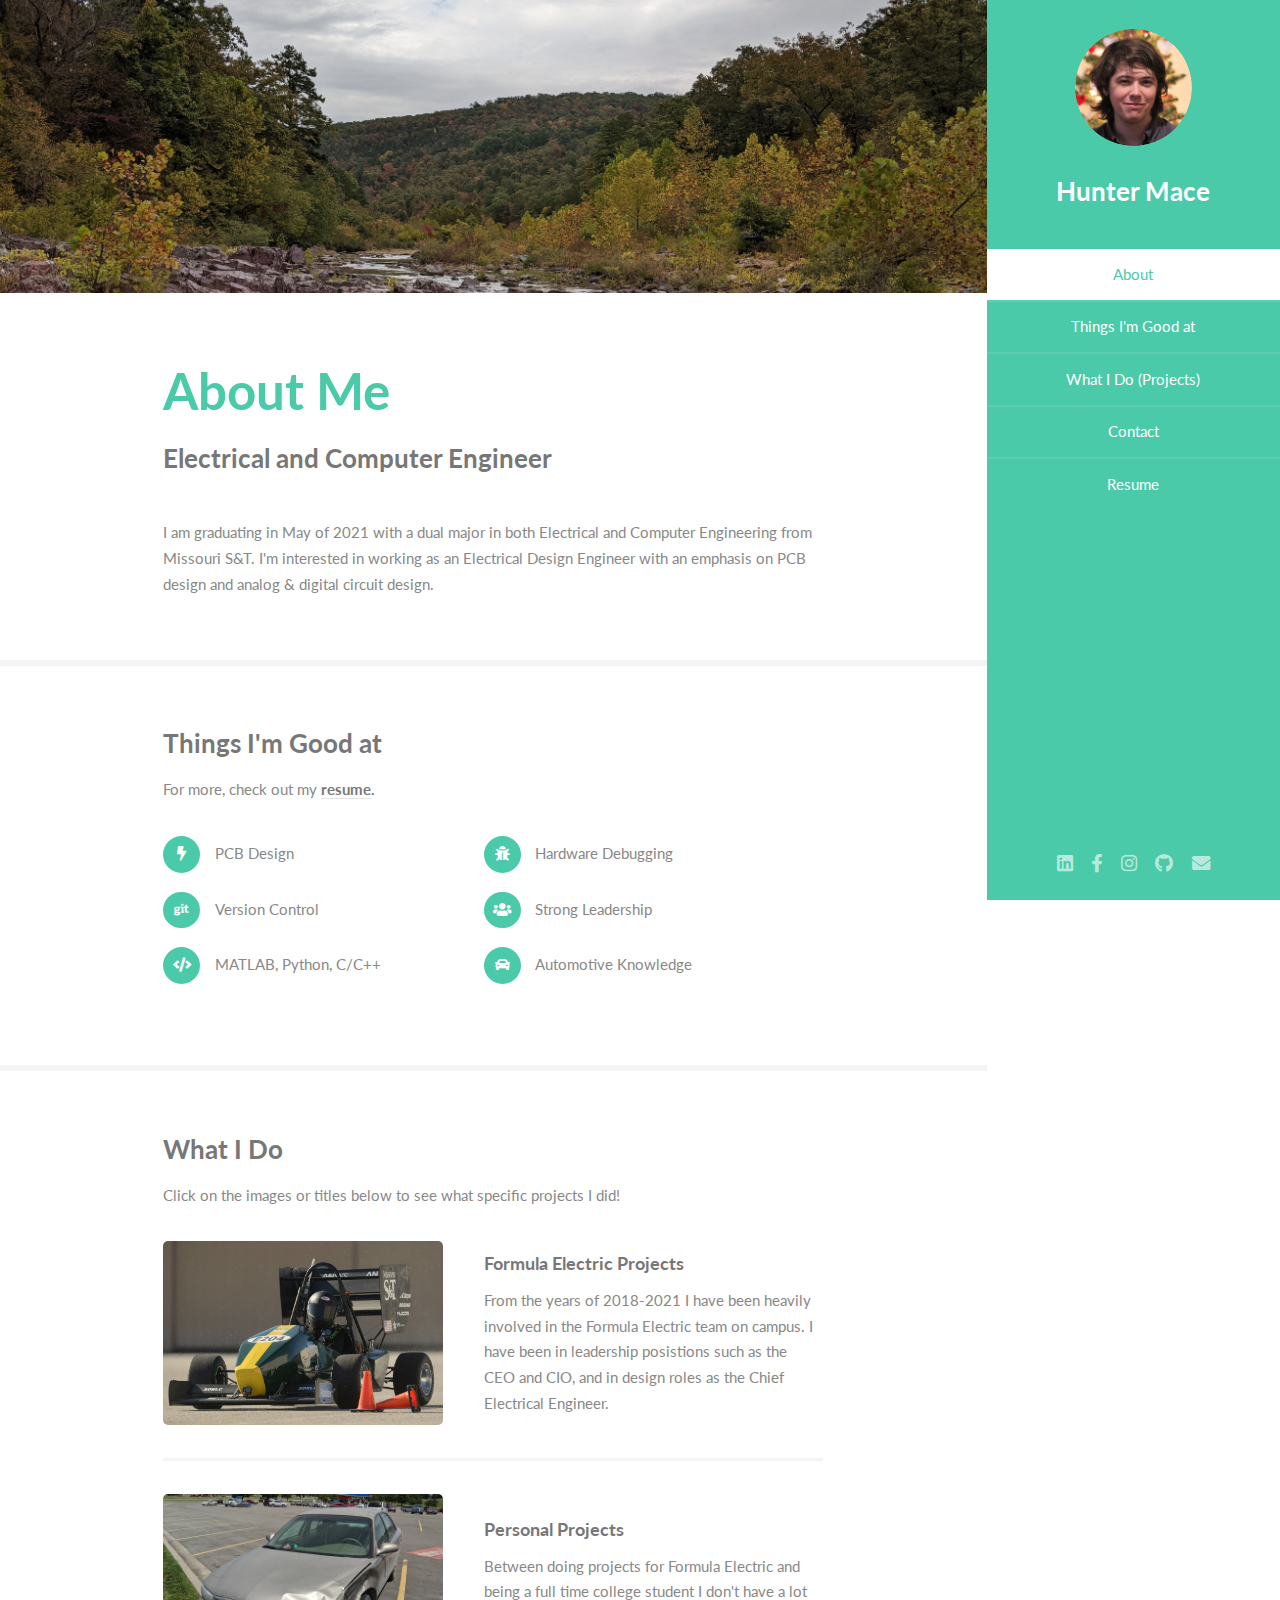
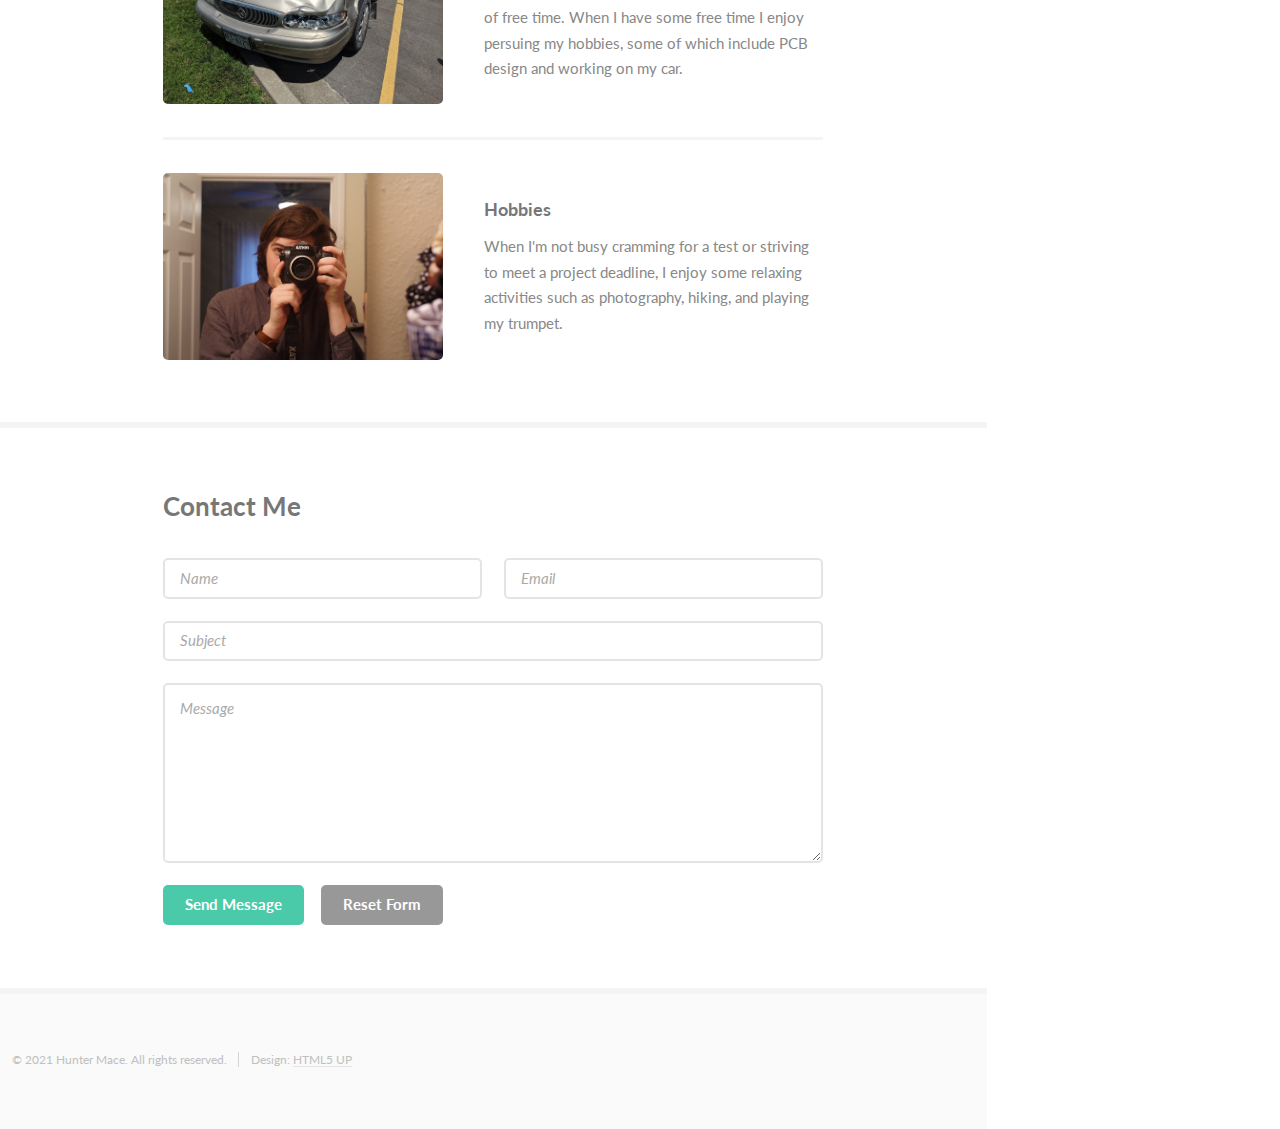
<file: index.html>
<!DOCTYPE HTML>
<!--
	Read Only by HTML5 UP
	html5up.net | @ajlkn
	Free for personal and commercial use under the CCA 3.0 license (html5up.net/license)
-->
<html>
	<head>
		<title>Hunter Mace</title>
		<meta charset="utf-8" />
		<meta name="viewport" content="width=device-width, initial-scale=1, user-scalable=no" />
		<link rel="stylesheet" href="assets/css/main.css" />
		<!--<script src="https://kit.fontawesome.com/2427b49d6b.js" crossorigin="anonymous"></script> -->
	</head>
	<body class="is-preload">

		<!-- Header -->
			<section id="header">
				<header>
					<span class="image avatar"><img src="images/avatarme.jpg" alt="" /></span>
					<h1 id="logo"><a href="index.html#one">Hunter Mace</a></h1>
					</p>
				</header>
				<nav id="nav">
					<ul>
						<li><a href="#one" class="active">About</a></li>
						<li><a href="#two">Things I'm Good at</a></li>
						<li><a href="#three">What I Do (Projects)</a></li>
						<li><a href="#four">Contact</a></li>
						<li><a href="Hunter_Mace_Resume.pdf" target="_blank">Resume</a></li>
					</ul>
				</nav>
				<footer>
					<ul class="icons">
						<li><a href="https://www.linkedin.com/in/hunter-mace/" class="icon brands fa-linkedin"><span class="label">Linkedin</span></a></li>
						<li><a href="https://www.facebook.com/hunter.mace.5" class="icon brands fa-facebook-f"><span class="label">Facebook</span></a></li>
						<li><a href="https://www.instagram.com/hoonta_the_trumpet/" class="icon brands fa-instagram"><span class="label">Instagram</span></a></li>
						<li><a href="https://github.com/Hoonta" class="icon brands fa-github"><span class="label">Github</span></a></li>
						<li><a href="&#109;&#97;&#105;&#108;&#116;&#111;&#58;&#104;&#100;&#109;&#57;&#121;&#116;&#64;&#109;&#115;&#116;&#46;&#101;&#100;&#117;" class="icon solid fa-envelope"><span class="label">Email</span></a></li>
					</ul>
				</footer>
			</section>

		<!-- Wrapper -->
			<div id="wrapper">

				<!-- Main -->
					<div id="main">

						<!-- One -->
							<section id="one">
								<div class="image main" data-position="center">
									<img src="images/bannerjs.jpg" alt="" />
								</div>
								<div class="container">
									<header class="major">
										<h2>About Me</h2>
										<p>Electrical and Computer Engineer<br />
										</p>
									</header>
									<p>I am graduating in May of 2021 with a dual major in both Electrical and Computer Engineering from Missouri S&T. I'm interested in working as an Electrical Design Engineer with an emphasis on PCB design and analog & digital circuit design.</p>
								</div>
							</section>

						<!-- Two -->
							<section id="two">
								<div class="container">
									<h3>Things I'm Good at</h3>
									<p>For more, check out my <b><a href="Hunter_Mace_Resume.pdf" target="_blank"> resume</a>.</b></p>
									<ul class="feature-icons">
										<li class="icon solid fa-bolt">PCB Design</li>
										<li class="icon solid fa-bug">Hardware Debugging</li>
										<li class="icon brands fa-git">Version Control</li>
										<li class="icon solid fa-users">Strong Leadership</li>
										<li class="icon solid fa-code">MATLAB, Python, C/C++</li>
										<li class="icon solid fa-car">Automotive Knowledge</li>
									</ul>
								</div>
							</section>

						<!-- Three -->
							<section id="three">
								<div class="container">
									<h3>What I Do</h3>
									<p>Click on the images or titles below to see what specific projects I did!</p>
									<div class="features">
										<article>
											<a href="projects.html#one" class="image"><img src="images/fe_car.jpg" alt="" /></a>
											<div class="inner">
												<h4><a href="projects.html#one">Formula Electric Projects</a></h4>
												<p>From the years of 2018-2021 I have been heavily involved in the Formula Electric team on campus. I have been in leadership posistions such as the CEO and CIO, and in design roles as the Chief Electrical Engineer.</p>
											</div>
										</article>
										<article>
											<a href="projects.html#two" class="image"><img src="images/fucked_car.jpg" alt="" /></a>
											<div class="inner">
												<h4><a href="projects.html#two">Personal Projects</a></h4>
												<p>Between doing projects for Formula Electric and being a full time college student I don't have a lot of free time. When I have some free time I enjoy persuing my hobbies, some of which include PCB design and working on my car. </p>
											</div>
										</article>
										<article>
											<a href="projects.html#three" class="image"><img src="images/photography_me.JPG" alt="" /></a>
											<div class="inner">
												<h4><a href="projects.html#three">Hobbies</a></h4>
												<p>When I'm not busy cramming for a test or striving to meet a project deadline, I enjoy some relaxing activities such as photography, hiking, and playing my trumpet.</p>
											</div>
										</article>
									</div>
								</div>
							</section>

						<!-- Four -->
							<section id="four">
								<div class="container">
									<h3>Contact Me</h3>
									<p></p>
									<form method="post" action="https://formspree.io/f/moqyqnyb">
										<div class="row gtr-uniform">
											<div class="col-6 col-12-xsmall"><input type="text" name="name" id="name" placeholder="Name" /></div>
											<div class="col-6 col-12-xsmall"><input type="email" name="email" id="email" placeholder="Email" /></div>
											<div class="col-12"><input type="text" name="subject" id="subject" placeholder="Subject" /></div>
											<div class="col-12"><textarea name="message" id="message" placeholder="Message" rows="6"></textarea></div>
											<div class="col-12">
												<ul class="actions">
													<li><input type="submit" class="primary" value="Send Message" /></li>
													<li><input type="reset" value="Reset Form" /></li>
												</ul>
											</div>
										</div>
									</form>
								</div>
							</section>

				<!-- Footer -->
					<section id="footer">
						<div class="">
							<ul class="copyright">
								<li>&copy; 2021 Hunter Mace. All rights reserved.</li><li>Design: <a href="http://html5up.net">HTML5 UP</a></li>
							</ul>
						</div>
					</section>

			</div>

		<!-- Scripts -->
			<script src="assets/js/jquery.min.js"></script>
			<script src="assets/js/jquery.scrollex.min.js"></script>
			<script src="assets/js/jquery.scrolly.min.js"></script>
			<script src="assets/js/browser.min.js"></script>
			<script src="assets/js/breakpoints.min.js"></script>
			<script src="assets/js/util.js"></script>
			<script src="assets/js/main.js"></script>

	</body>
</html>
</file>
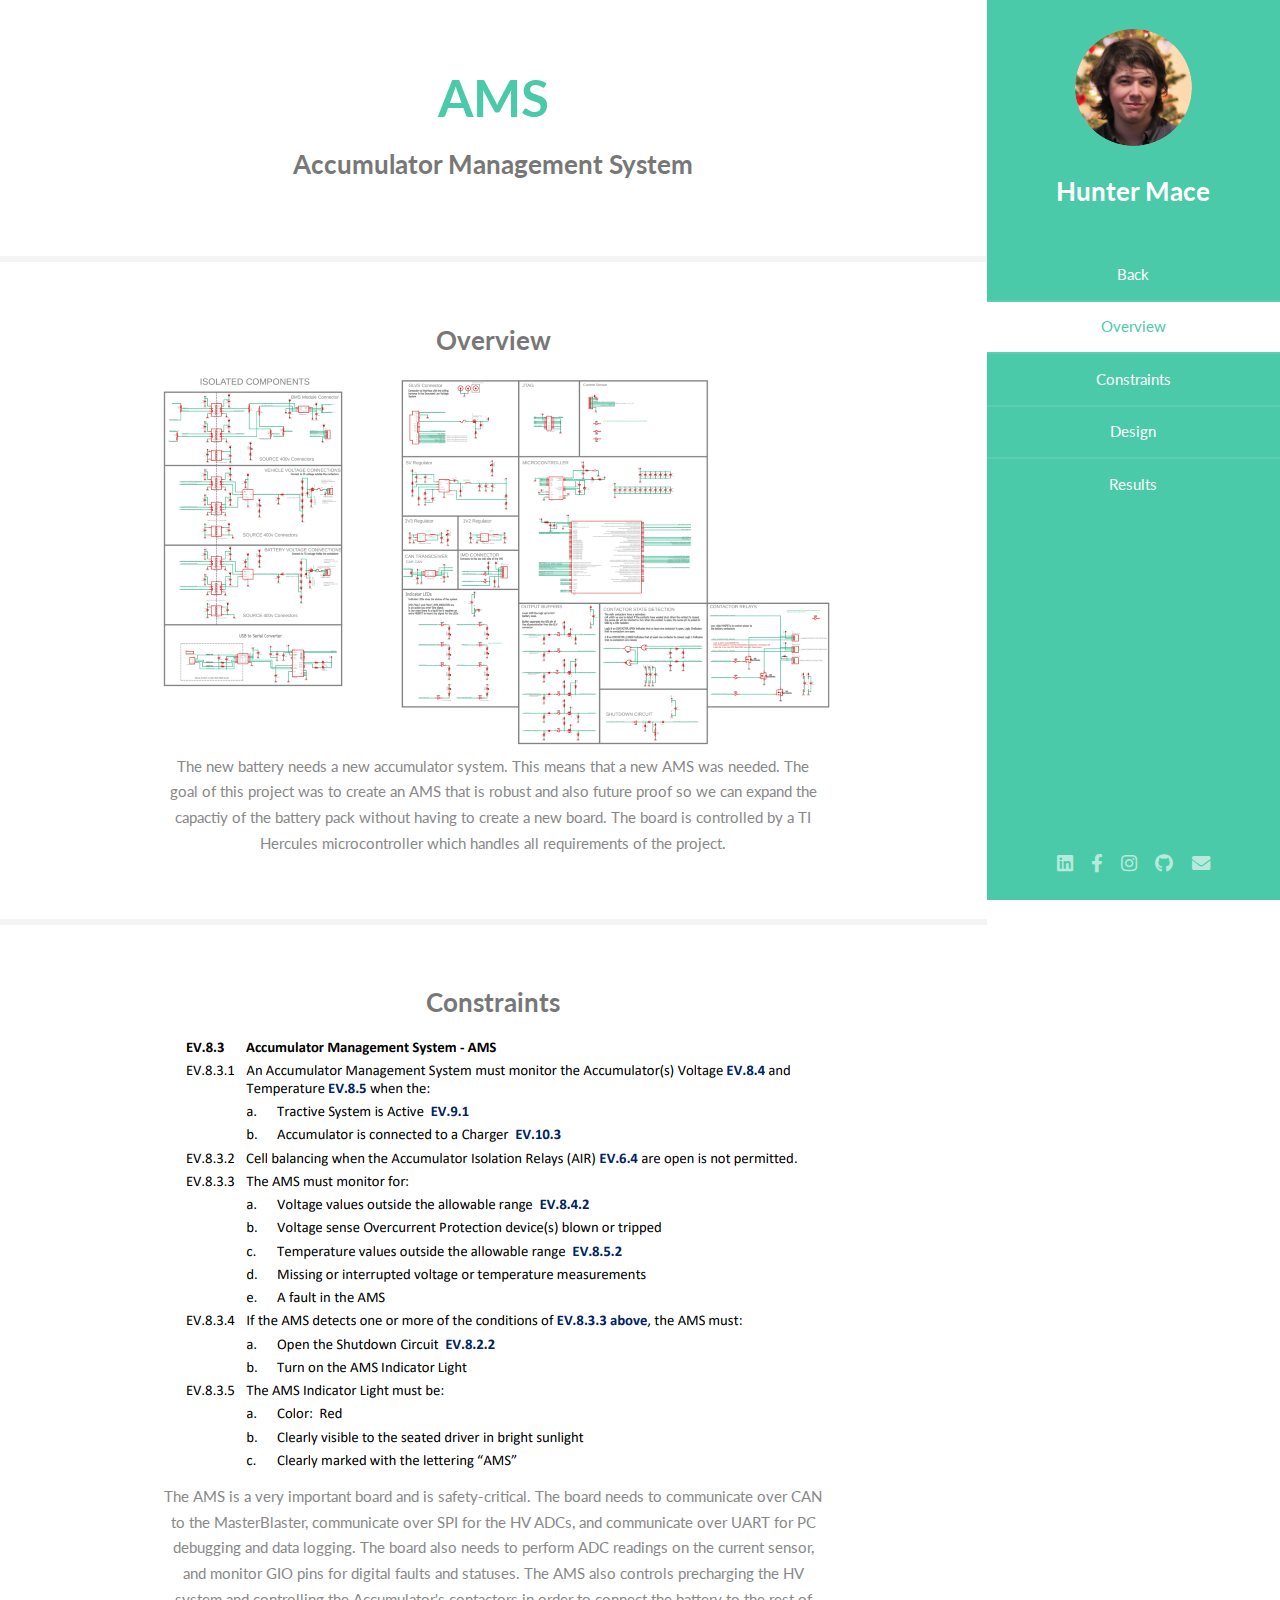
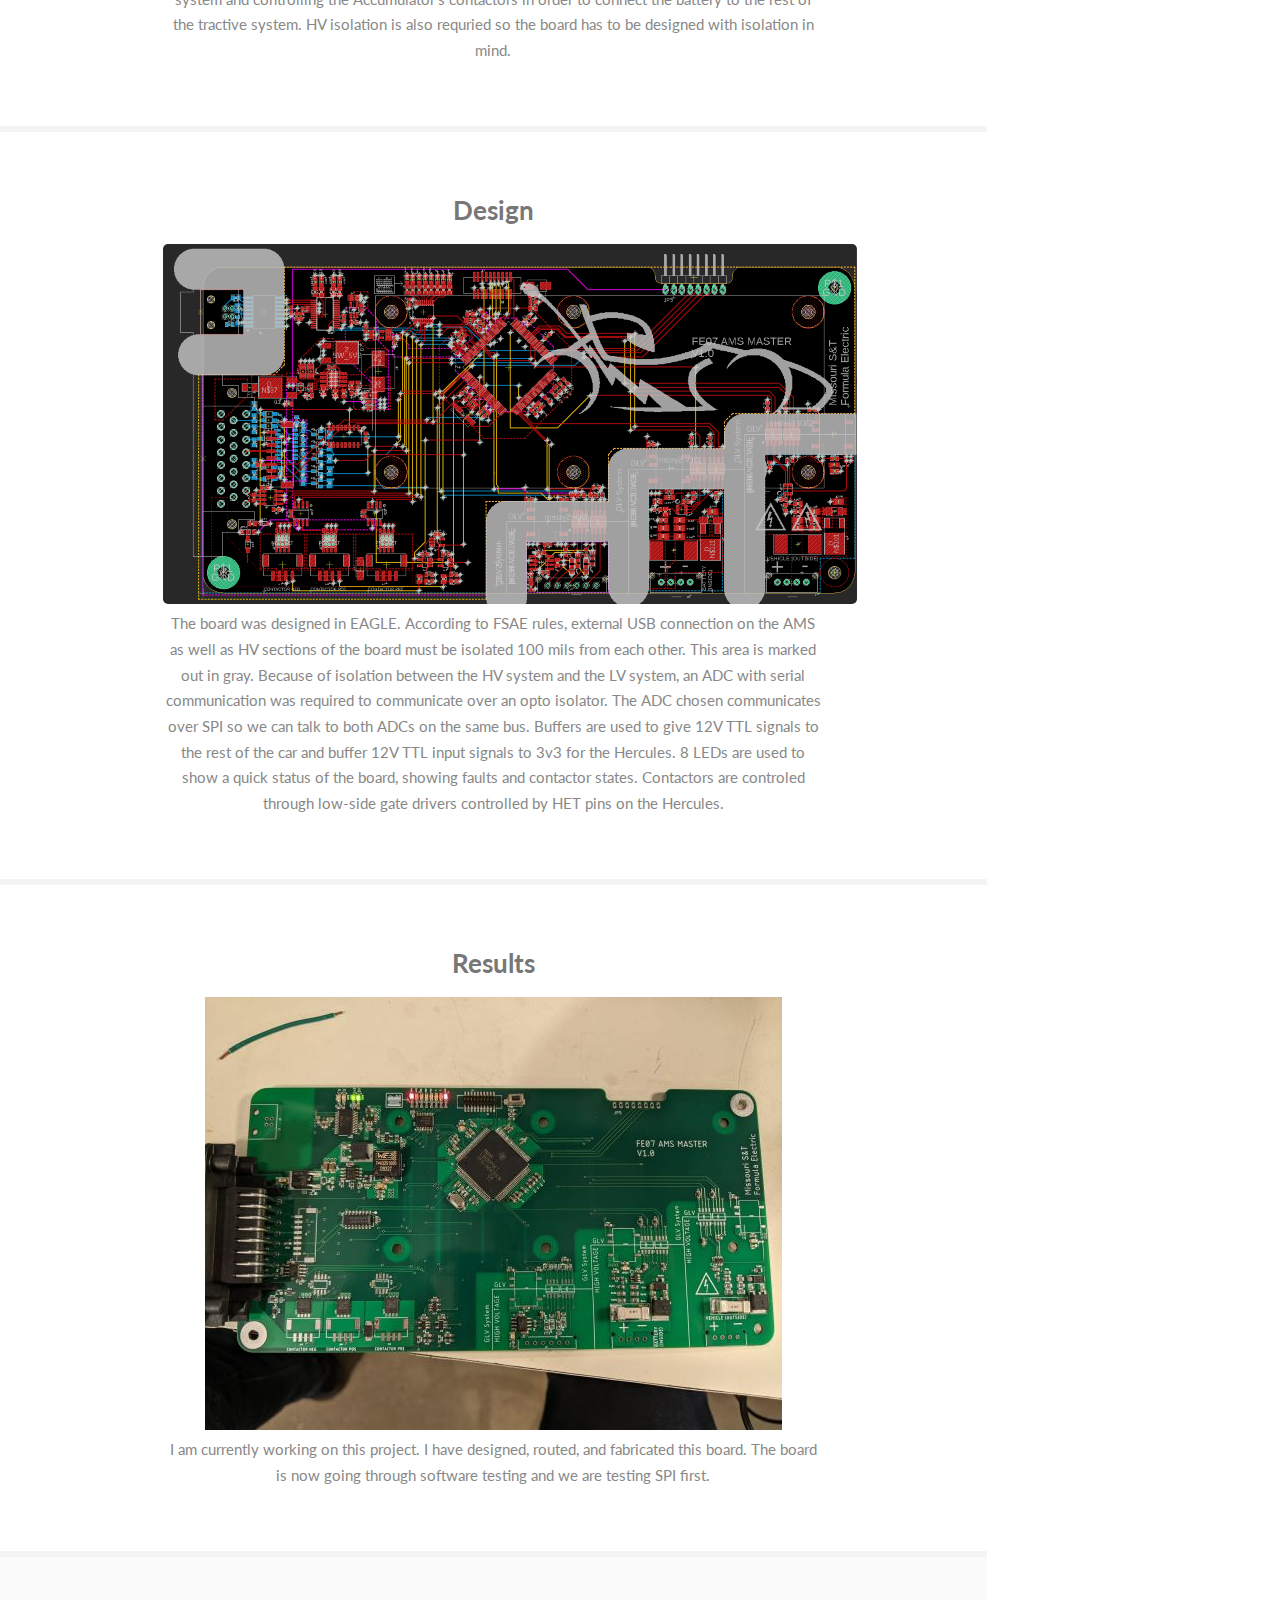
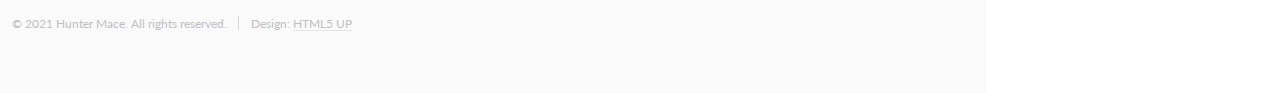
<file: ams.html>
<!DOCTYPE HTML>
<!--
	Read Only by HTML5 UP
	html5up.net | @ajlkn
	Free for personal and commercial use under the CCA 3.0 license (html5up.net/license)
-->
<html>
	<head>
		<title>AMS</title>
		<meta charset="utf-8" />
		<meta name="viewport" content="width=device-width, initial-scale=1, user-scalable=no" />
		<link rel="stylesheet" href="assets/css/main.css" />
		<!--<script src="https://kit.fontawesome.com/2427b49d6b.js" crossorigin="anonymous"></script> -->
	</head>
	<body class="is-preload">

		<!-- Header -->
			<section id="header">
				<header>
					<span class="image avatar"><img src="images/avatarme.jpg" alt="" /></span>
					<h1 id="logo"><a href="index.html#one">Hunter Mace</a></h1>
					</p>
				</header>
				<nav id="nav">
					<ul>
						<li><a href="projects.html#one">Back</a></li>
						<li><a href="#one" class="active">Overview</a></li>
						<li><a href="#two">Constraints</a></li>
						<li><a href="#three">Design</a></li>
						<li><a href="#four">Results</a></li>
					</ul>
				</nav>
				<footer>
					<ul class="icons">
						<li><a href="https://www.linkedin.com/in/hunter-mace/" class="icon brands fa-linkedin"><span class="label">Linkedin</span></a></li>
						<li><a href="https://www.facebook.com/hunter.mace.5" class="icon brands fa-facebook-f"><span class="label">Facebook</span></a></li>
						<li><a href="https://www.instagram.com/hoonta_the_trumpet/" class="icon brands fa-instagram"><span class="label">Instagram</span></a></li>
						<li><a href="https://github.com/Hoonta" class="icon brands fa-github"><span class="label">Github</span></a></li>
						<li><a href=""&#109;&#97;&#105;&#108;&#116;&#111;&#58;&#104;&#100;&#109;&#57;&#121;&#116;&#64;&#109;&#115;&#116;&#46;&#101;&#100;&#117;" class="icon solid fa-envelope"><span class="label">Email</span></a></li>
					</ul>
				</footer>
			</section>

		<!-- Wrapper -->
			<div id="wrapper">

				<!-- Main -->
					<div id="main">

						<!-- Heading -->
							<section id="">
								<div class="container">
									<center>
									<header class="major">
										<h2>AMS</h2>
										<p>Accumulator Management System<br />
										</p>
									</header>
									</center>
								</div>
							</section>

						<!-- One -->
							<section id="one">
								<div class="container">
									<center>
									<h3>Overview</h3>
									<a href="files/AMS SCHEMATIC.pdf" target="_blank" class="image"><img src="images/AMS_schematic_Thumb.png"></a>
									<p>The new battery needs a new accumulator system. This means that a new AMS was needed. The goal of this project was to create an AMS that is robust and also future proof so we can expand the capactiy of the battery pack without having to create a new board. The board is controlled by a TI Hercules microcontroller which handles all requirements of the project.</p>
									</center>
								</div>
							</section>

						<!-- Two -->
							<section id="two">
								<div class="container">
									<center>
									<h3>Constraints</h3>
									<img src="images/AMS Rules.png"></img>
									<p>The AMS is a very important board and is safety-critical. The board needs to communicate over CAN to the MasterBlaster, communicate over SPI for the HV ADCs, and communicate over UART for PC debugging and data logging. The board also needs to perform ADC readings on the current sensor, and monitor GIO pins for digital faults and statuses. The AMS also controls precharging the HV system and controlling the Accumulator's contactors in order to connect the battery to the rest of the tractive system. HV isolation is also requried so the board has to be designed with isolation in mind.
									</p>
									</center>
								</div>
							</section>

						<!-- Three -->
							<section id="three">
								<div class="container">
									<center>
									<h3>Design</h3>
									<a href="images/AMS_design.png" class="image"><img src="images/AMS_design_Thumb.png"></a>
									<p>The board was designed in EAGLE. According to FSAE rules, external USB connection on the AMS as well as HV sections of the board must be isolated 100 mils from each other. This area is marked out in gray. Because of isolation between the HV system and the LV system, an ADC with serial communication was required to communicate over an opto isolator. The ADC chosen communicates over SPI so we can talk to both ADCs on the same bus. Buffers are used to give 12V TTL signals to the rest of the car and buffer 12V TTL input signals to 3v3 for the Hercules. 8 LEDs are used to show a quick status of the board, showing faults and contactor states. Contactors are controled through low-side gate drivers controlled by HET pins on the Hercules.</p>
									</center>
								</div>
							</section>
						<!-- Four -->
							<section id="four">
								<div class="container">
									<center>
									<h3>Results</h3>
									<img src="images/AMS_Thumb.jpg"></img>
									<p>I am currently working on this project. I have designed, routed, and fabricated this board. The board is now going through software testing and we are testing SPI first. </p>
									</center>
								</div>
							</section>

				<!-- Footer -->
					<section id="footer">
						<div class="">
							<ul class="copyright">
								<li>&copy; 2021 Hunter Mace. All rights reserved.</li><li>Design: <a href="http://html5up.net">HTML5 UP</a></li>
							</ul>
						</div>
					</section>

			</div>

		<!-- Scripts -->
			<script src="assets/js/jquery.min.js"></script>
			<script src="assets/js/jquery.scrollex.min.js"></script>
			<script src="assets/js/jquery.scrolly.min.js"></script>
			<script src="assets/js/browser.min.js"></script>
			<script src="assets/js/breakpoints.min.js"></script>
			<script src="assets/js/util.js"></script>
			<script src="assets/js/main.js"></script>

	</body>
</html>
</file>
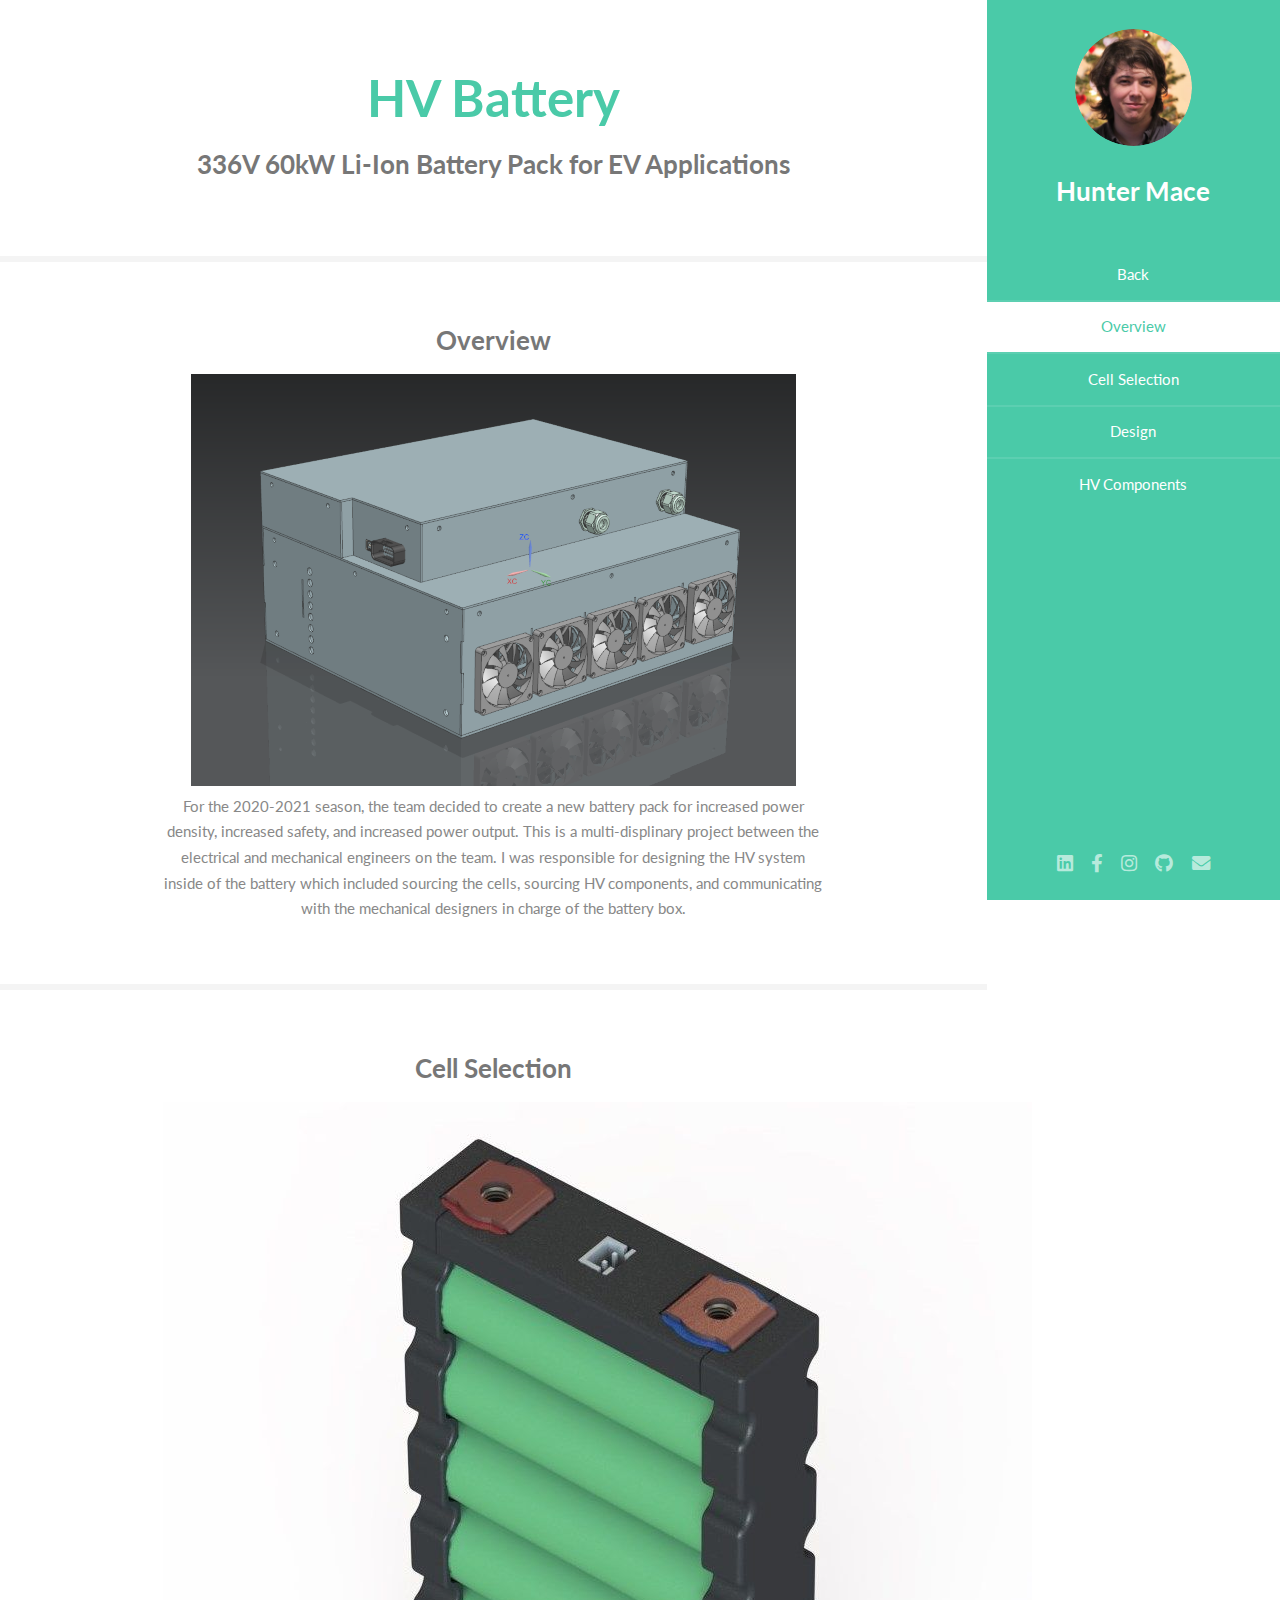
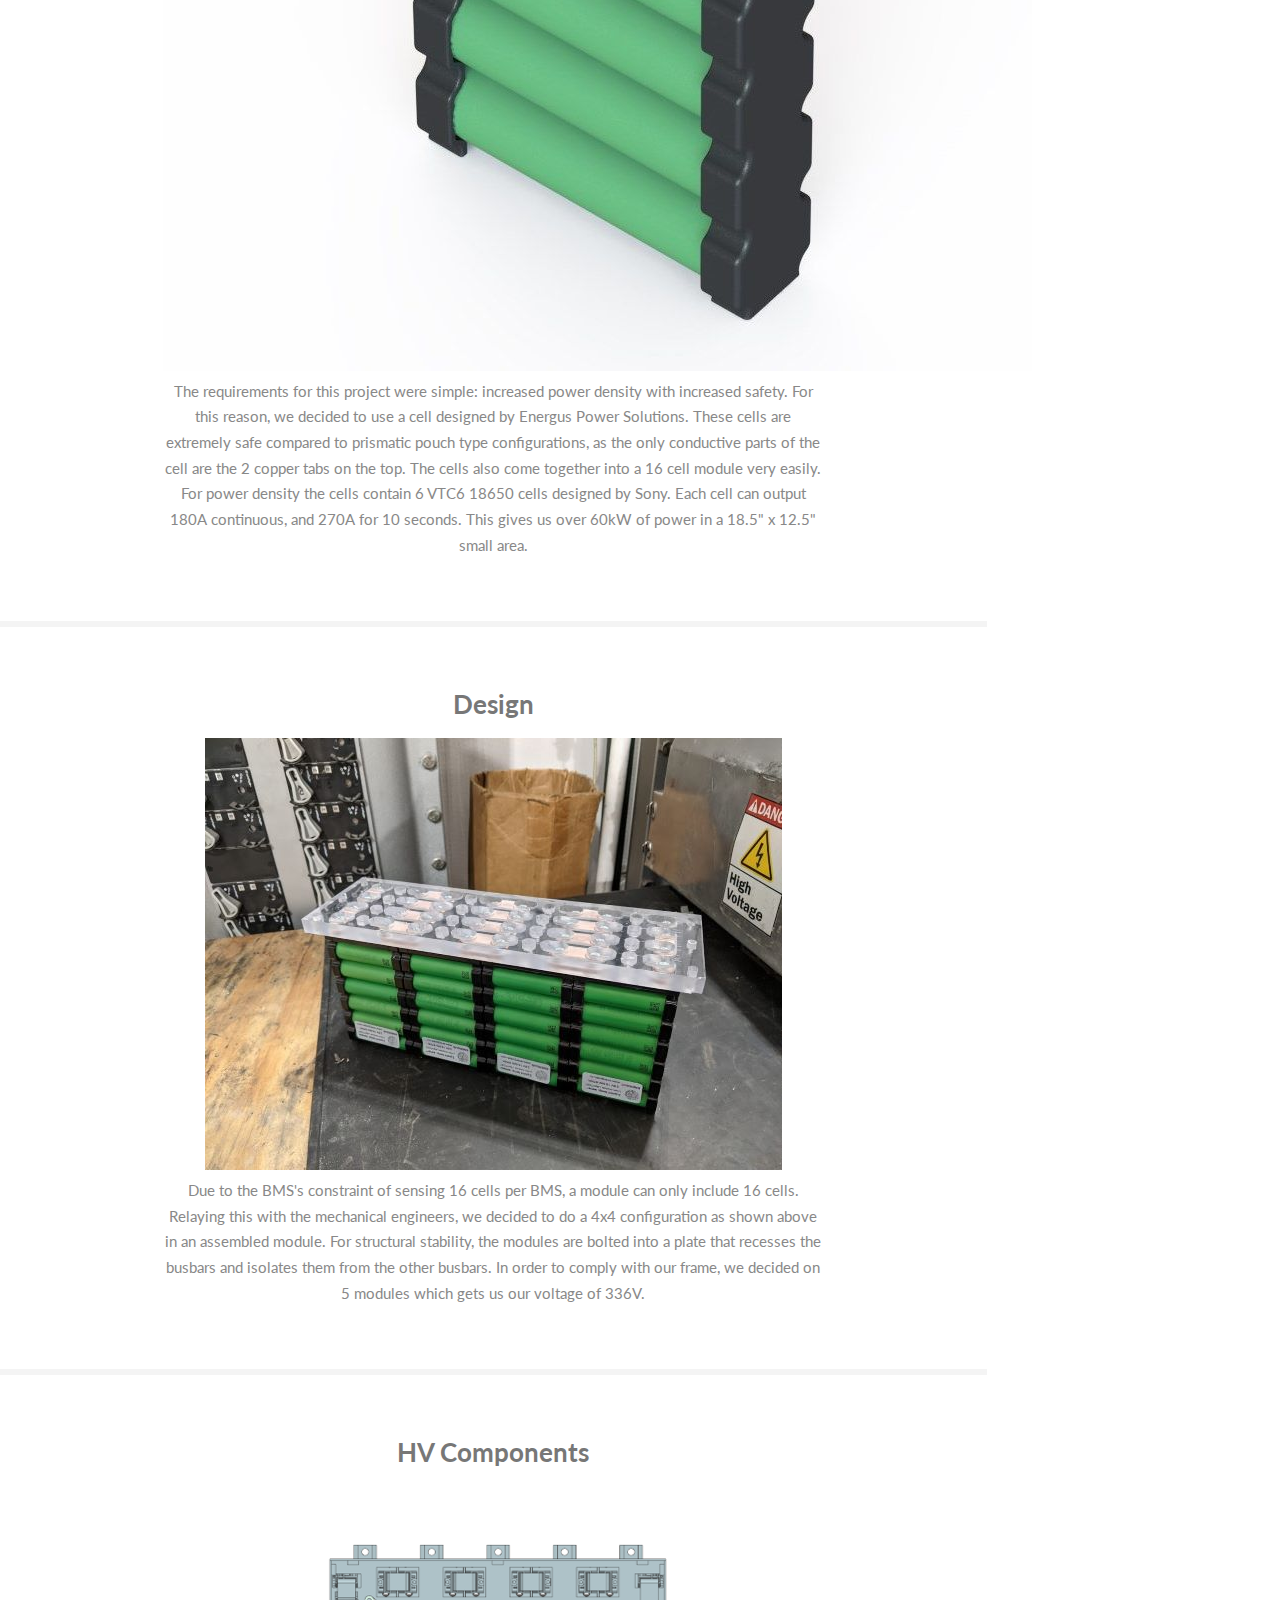
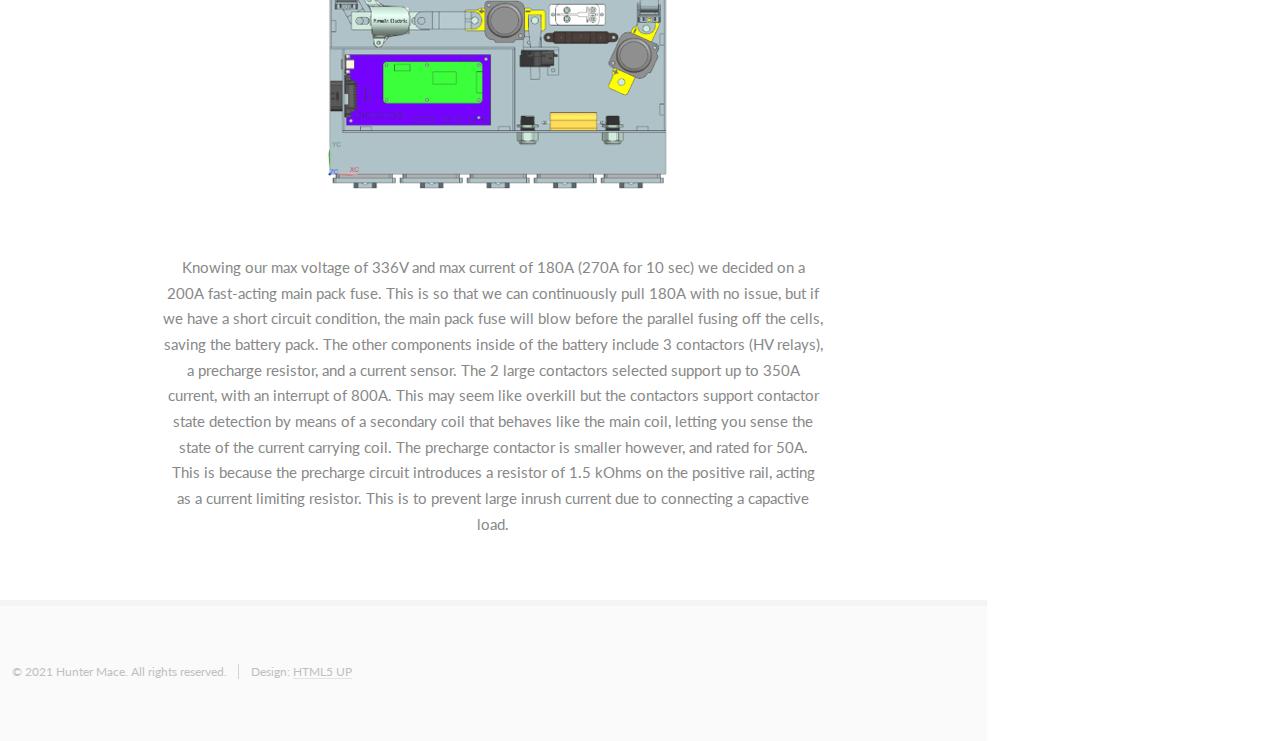
<file: battery.html>
<!DOCTYPE HTML>
<!--
	Read Only by HTML5 UP
	html5up.net | @ajlkn
	Free for personal and commercial use under the CCA 3.0 license (html5up.net/license)
-->
<html>
	<head>
		<title>AMS</title>
		<meta charset="utf-8" />
		<meta name="viewport" content="width=device-width, initial-scale=1, user-scalable=no" />
		<link rel="stylesheet" href="assets/css/main.css" />
		<!--<script src="https://kit.fontawesome.com/2427b49d6b.js" crossorigin="anonymous"></script> -->
	</head>
	<body class="is-preload">

		<!-- Header -->
			<section id="header">
				<header>
					<span class="image avatar"><img src="images/avatarme.jpg" alt="" /></span>
					<h1 id="logo"><a href="index.html#one">Hunter Mace</a></h1>
					</p>
				</header>
				<nav id="nav">
					<ul>
						<li><a href="projects.html#one">Back</a></li>
						<li><a href="#one" class="active">Overview</a></li>
						<li><a href="#two">Cell Selection</a></li>
						<li><a href="#three">Design</a></li>
						<li><a href="#four">HV Components</a></li>
					</ul>
				</nav>
				<footer>
					<ul class="icons">
						<li><a href="https://www.linkedin.com/in/hunter-mace/" class="icon brands fa-linkedin"><span class="label">Linkedin</span></a></li>
						<li><a href="https://www.facebook.com/hunter.mace.5" class="icon brands fa-facebook-f"><span class="label">Facebook</span></a></li>
						<li><a href="https://www.instagram.com/hoonta_the_trumpet/" class="icon brands fa-instagram"><span class="label">Instagram</span></a></li>
						<li><a href="https://github.com/Hoonta" class="icon brands fa-github"><span class="label">Github</span></a></li>
						<li><a href=""&#109;&#97;&#105;&#108;&#116;&#111;&#58;&#104;&#100;&#109;&#57;&#121;&#116;&#64;&#109;&#115;&#116;&#46;&#101;&#100;&#117;" class="icon solid fa-envelope"><span class="label">Email</span></a></li>
					</ul>
				</footer>
			</section>

		<!-- Wrapper -->
			<div id="wrapper">

				<!-- Main -->
					<div id="main">

						<!-- Heading -->
							<section id="">
								<div class="container">
									<center>
									<header class="major">
										<h2>HV Battery</h2>
										<p>336V 60kW Li-Ion Battery Pack for EV Applications<br />
										</p>
									</header>
									</center>
								</div>
							</section>

						<!-- One -->
							<section id="one">
								<div class="container">
									<center>
									<h3>Overview</h3>
									<img src="images/Battery_Thumb.png"></img>
									<p>For the 2020-2021 season, the team decided to create a new battery pack for increased power density, increased safety, and increased power output. This is a multi-displinary project between the electrical and mechanical engineers on the team. I was responsible for designing the HV system inside of the battery which included sourcing the cells, sourcing HV components, and communicating with the mechanical designers in charge of the battery box.  </p>
									</center>
								</div>
							</section>

						<!-- Two -->
							<section id="two">
								<div class="container">
									<center>
									<h3>Cell Selection</h3>
									<img src="images/VTC6T Cell.jpeg"></img>
									<p>The requirements for this project were simple: increased power density with increased safety. For this reason, we decided to use a cell designed by Energus Power Solutions. These cells are extremely safe compared to prismatic pouch type configurations, as the only conductive parts of the cell are the 2 copper tabs on the top. The cells also come together into a 16 cell module very easily. For power density the cells contain 6 VTC6 18650 cells designed by Sony. Each cell can output 180A continuous, and 270A for 10 seconds. This gives us over 60kW of power in a 18.5" x 12.5" small area.</p>
									</center>
								</div>
							</section>

						<!-- Three -->
							<section id="three">
								<div class="container">
									<center>
									<h3>Design</h3>
									<img src="images/battery_module_thumb.jpg"></img>
									<p>Due to the BMS's constraint of sensing 16 cells per BMS, a module can only include 16 cells. Relaying this with the mechanical engineers, we decided to do a 4x4 configuration as shown above in an assembled module. For structural stability, the modules are bolted into a plate that recesses the busbars and isolates them from the other busbars. In order to comply with our frame, we decided on 5 modules which gets us our voltage of 336V.</p>
									</center>
								</div>
							</section>
						<!-- Four -->
							<section id="four">
								<div class="container">
									<center>
									<h3>HV Components</h3>
									<img src="images/HV_Components.png"></img>
									<p>Knowing our max voltage of 336V and max current of 180A (270A for 10 sec) we decided on a 200A fast-acting main pack fuse. This is so that we can continuously pull 180A with no issue, but if we have a short circuit condition, the main pack fuse will blow before the parallel fusing off the cells, saving the battery pack. The other components inside of the battery include 3 contactors (HV relays), a precharge resistor, and a current sensor. The 2 large contactors selected support up to 350A current, with an interrupt of 800A. This may seem like overkill but the contactors support contactor state detection by means of a secondary coil that behaves like the main coil, letting you sense the state of the current carrying coil. The precharge contactor is smaller however, and rated for 50A. This is because the precharge circuit introduces a resistor of 1.5 kOhms on the positive rail, acting as a current limiting resistor. This is to prevent large inrush current due to connecting a capactive load.</p>
									</center>
								</div>
							</section>

				<!-- Footer -->
					<section id="footer">
						<div class="">
							<ul class="copyright">
								<li>&copy; 2021 Hunter Mace. All rights reserved.</li><li>Design: <a href="http://html5up.net">HTML5 UP</a></li>
							</ul>
						</div>
					</section>

			</div>

		<!-- Scripts -->
			<script src="assets/js/jquery.min.js"></script>
			<script src="assets/js/jquery.scrollex.min.js"></script>
			<script src="assets/js/jquery.scrolly.min.js"></script>
			<script src="assets/js/browser.min.js"></script>
			<script src="assets/js/breakpoints.min.js"></script>
			<script src="assets/js/util.js"></script>
			<script src="assets/js/main.js"></script>

	</body>
</html>
</file>
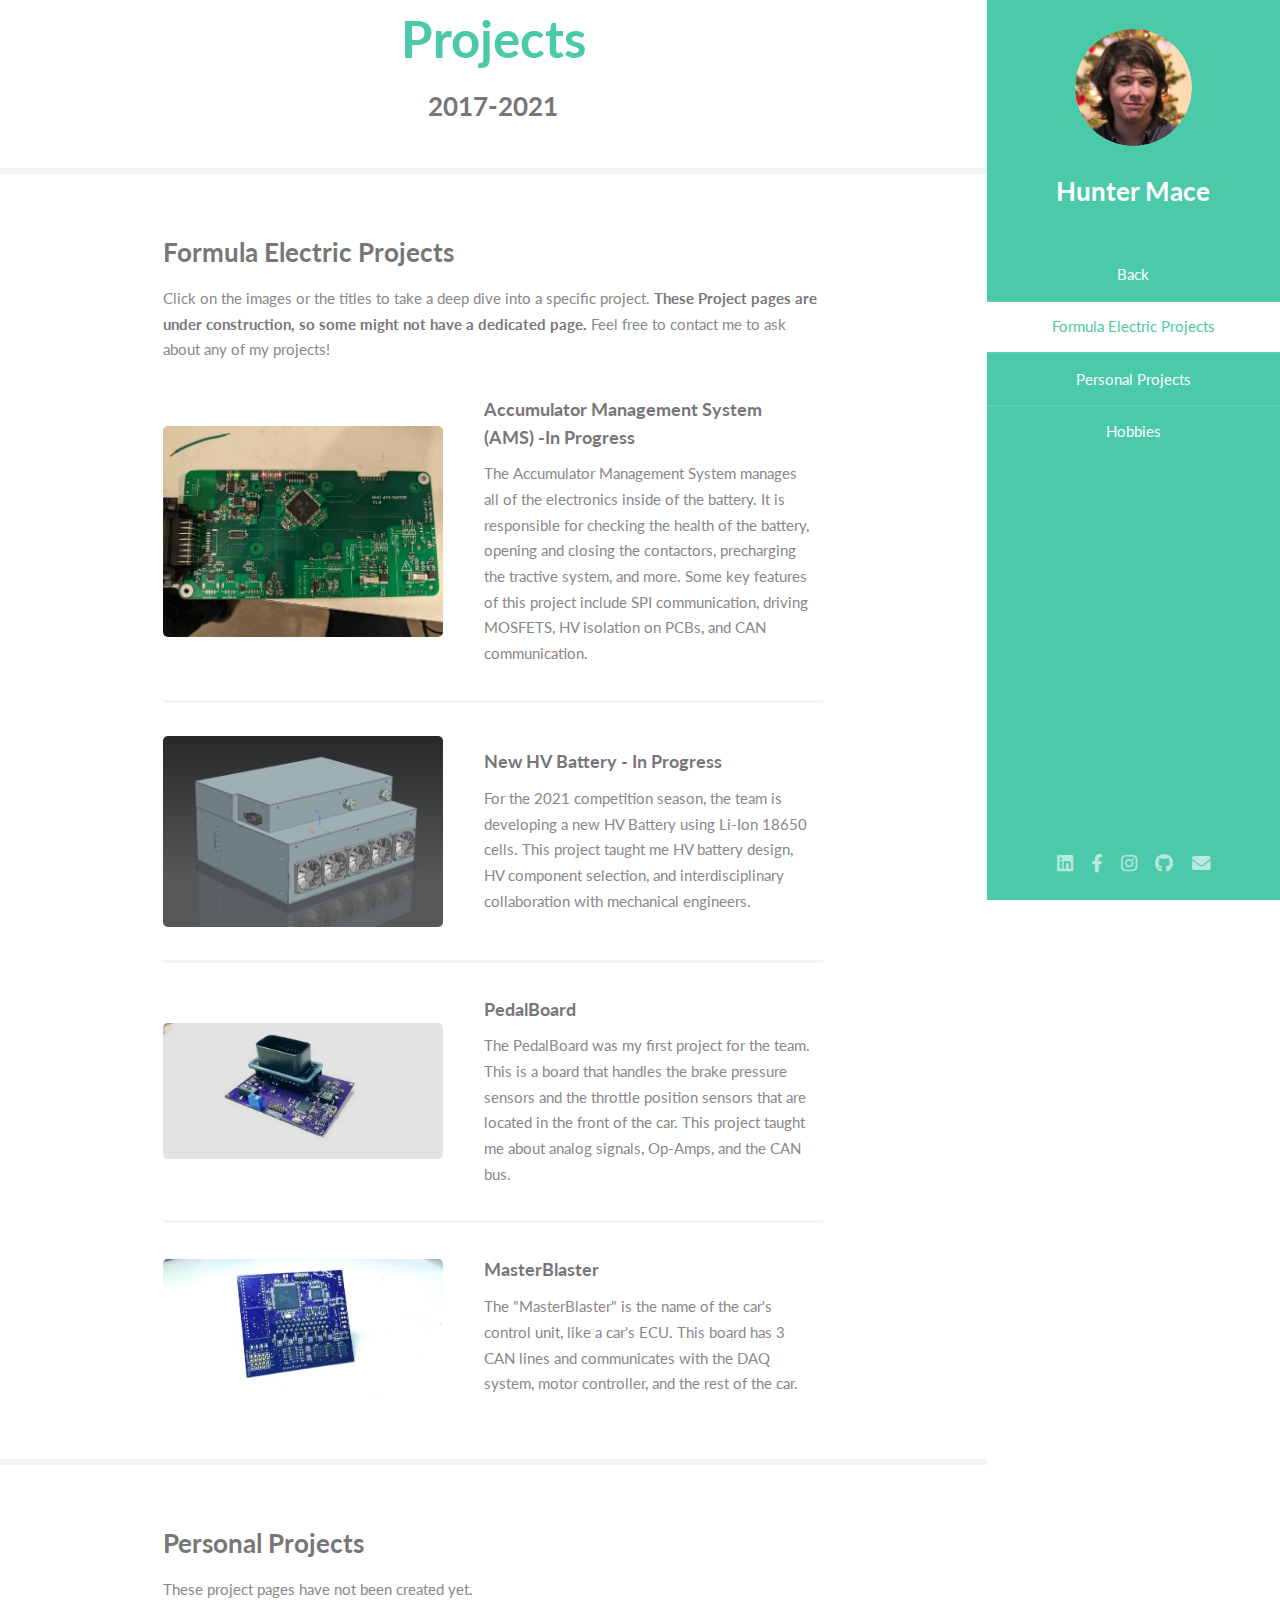
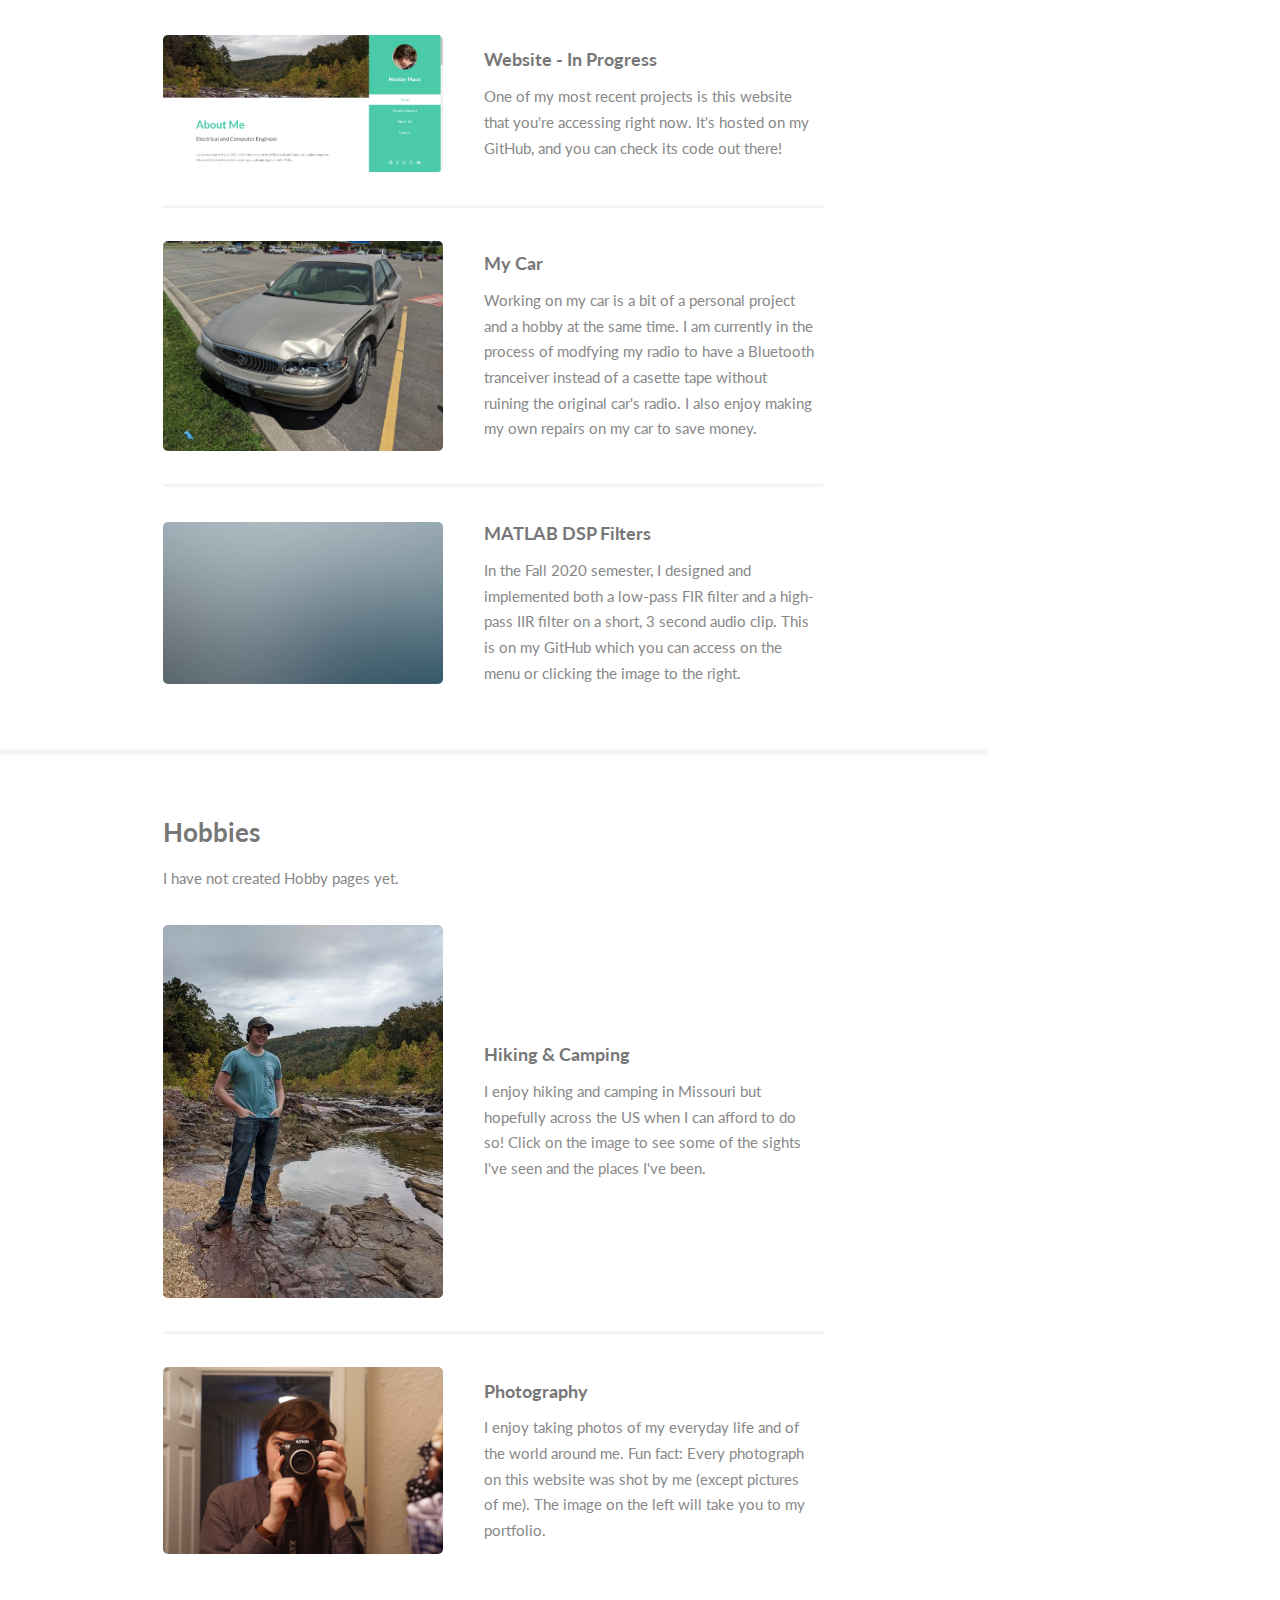
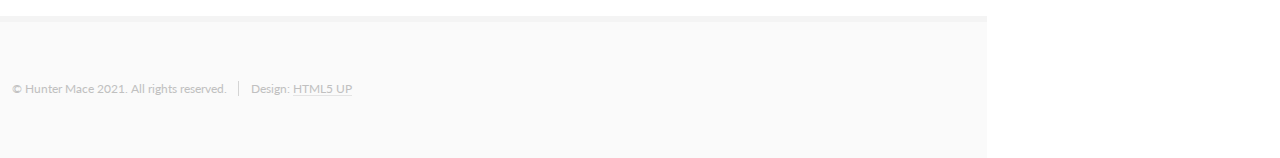
<file: projects.html>
<!DOCTYPE HTML>
<!--
	Read Only by HTML5 UP
	html5up.net | @ajlkn
	Free for personal and commercial use under the CCA 3.0 license (html5up.net/license)
-->
<html>
	<head>
		<title>Hunter Mace</title>
		<meta charset="utf-8" />
		<meta name="viewport" content="width=device-width, initial-scale=1, user-scalable=no" />
		<link rel="stylesheet" href="assets/css/main.css" />
		<!--<script src="https://kit.fontawesome.com/2427b49d6b.js" crossorigin="anonymous"></script> -->
	</head>
	<body class="is-preload">

		<!-- Header -->
			<section id="header">
				<header>
					<span class="image avatar"><img src="images/avatarme.jpg" alt="" /></span>
					<h1 id="logo"><a href="index.html#one">Hunter Mace</a></h1>
					</p>
				</header>
				<nav id="nav">
					<ul>
						<li><a href="index.html" class="active">Back</a></li>
						<li><a href="#one">Formula Electric Projects</a></li>
						<li><a href="#two">Personal Projects</a></li>
						<li><a href="#three">Hobbies</a></li>
					</ul>
				</nav>
				<footer>
					<ul class="icons">
						<li><a href="https://www.linkedin.com/in/hunter-mace/" class="icon brands fa-linkedin"><span class="label">Linkedin</span></a></li>
						<li><a href="https://www.facebook.com/hunter.mace.5" class="icon brands fa-facebook-f"><span class="label">Facebook</span></a></li>
						<li><a href="https://www.instagram.com/hoonta_the_trumpet/" class="icon brands fa-instagram"><span class="label">Instagram</span></a></li>
						<li><a href="https://github.com/Hoonta" class="icon brands fa-github"><span class="label">Github</span></a></li>
						<li><a href="&#109;&#97;&#105;&#108;&#116;&#111;&#58;&#104;&#100;&#109;&#57;&#121;&#116;&#64;&#109;&#115;&#116;&#46;&#101;&#100;&#117;" class="icon solid fa-envelope"><span class="label">Email</span></a></li>
					</ul>
				</footer>
			</section>

		<!-- Wrapper -->
			<div id="wrapper">

				<!-- Main -->
					<div id="main">

						<!-- Header -->
							<section id="title">
								<header class="major" >
                                    <center>
                                        <h2>Projects</h2>
                                        <p>2017-2021</p>
                                    </center>

                                </header>
							</section>

						<!-- One -->
							<section id="one">
                                <div class="container">
									<h3>Formula Electric Projects</h3>
									<p>Click on the images or the titles to take a deep dive into a specific project. <b>These Project pages are under construction, so some might not have a dedicated page.</b> Feel free to contact me to ask about any of my projects!</p>
									<div class="features">
										<article>
											<a href="ams.html" class="image"><img src="images/AMS_Thumb.jpg" alt="" /></a>
											<div class="inner">
												<h4><a href="ams.html">Accumulator Management System (AMS) -In Progress</a></h4>
												<p>The Accumulator Management System manages all of the electronics inside of the battery. It is responsible for checking the health of the battery, opening and closing the contactors, precharging the tractive system, and more. Some key features of this project include SPI communication, driving MOSFETS, HV isolation on PCBs, and CAN communication. </p>
											</div>
										</article>
										<article>
											<a href="battery.html" class="image"><img src="images/Battery_Thumb.png" alt="" /></a>
											<div class="inner">
												<h4><a href="battery.html">New HV Battery - In Progress</a></h4>
												<p>For the 2021 competition season, the team is developing a new HV Battery using Li-Ion 18650 cells. This project taught me HV battery design, HV component selection, and interdisciplinary collaboration with mechanical engineers.  </p>
											</div>
										</article>
										<article>
											<a href="404.html" class="image"><img src="images/PedalBoard_Thumb.jpg" alt="" /></a>
											<div class="inner">
												<h4><a href="404.html">PedalBoard</a></h4>
												<p>The PedalBoard was my first project for the team. This is a board that handles the brake pressure sensors and the throttle position sensors that are located in the front of the car. This project taught me about analog signals, Op-Amps, and the CAN bus.  </p>
											</div>
										</article>
										<article>
											<a href="404.html" class="image"><img src="images/MasterBlaster_Thumb.jpg" alt="" /></a>
											<div class="inner">
												<h4><a href="404.html">MasterBlaster</a></h4>
												<p>The "MasterBlaster" is the name of the car's control unit, like a car's ECU. This board has 3 CAN lines and communicates with the DAQ system, motor controller, and the rest of the car.</p>
											</div>
										</article>
									</div>
								</div>
                            </section>

						<!-- Two -->
							<section id="two">
								<div class="container">
									<h3>Personal Projects</h3>
									<p>These project pages have not been created yet.</p>
									<div class="features">
										<article>
											<a href="https://github.com/Hoonta" class="image"><img src="images/Website_Thumb.png" alt="" /></a>
											<div class="inner">
												<h4><a href="https://github.com/Hoonta">Website - In Progress</a></h4>
												<p>One of my most recent projects is this website that you're accessing right now. It's hosted on my GitHub, and you can check its code out there!</p>
											</div>
										</article>
										<article>
											<a href="404.html" class="image"><img src="images/fucked_car.jpg" alt="" /></a>
											<div class="inner">
												<h4><a href="404.html">My Car</a></h4>
												<p>Working on my car is a bit of a personal project and a hobby at the same time. I am currently in the process of modfying my radio to have a Bluetooth tranceiver instead of a casette tape without ruining the original car's radio. I also enjoy making my own repairs on my car to save money.</p>
											</div>
										</article>
										<article>
											<a href="https://github.com/Hoonta" class="image"><img src="images/pic01.jpg" alt="" /></a>
											<div class="inner">
												<h4><a href="https://github.com/Hoonta">MATLAB DSP Filters</a></h4>
												<p>In the Fall 2020 semester, I designed and implemented both a low-pass FIR filter and a high-pass IIR filter on a short, 3 second audio clip. This is on my GitHub which you can access on the menu or clicking the image to the right.</p>
											</div>
										</article>
									</div>
								</div>
							</section>

						<!-- Three -->
							<section id="three">
								<div class="container">
									<h3>Hobbies</h3>
									<p>I have not created Hobby pages yet.</p>
									<div class="features">
										<article>
											<a href="404.html" class="image"><img src="images/Hiking_Thumb.jpg" alt="" /></a>
											<div class="inner">
												<h4><a href="404.html">Hiking & Camping</a></h4>
												<p>I enjoy hiking and camping in Missouri but hopefully across the US when I can afford to do so! Click on the image to see some of the sights I've seen and the places I've been.</p>
											</div>
										</article>
										<article>
											<a href="404.html" class="image"><img src="images/photography_me.JPG" alt="" /></a>
											<div class="inner">
												<h4><a href="404.html">Photography</a></h4>
												<p>I enjoy taking photos of my everyday life and of the world around me. Fun fact: Every photograph on this website was shot by me (except pictures of me). The image on the left will take you to my portfolio.</p>
											</div>
										</article>
									</div>
								</div>
							</section>
				<!-- Footer -->
					<section id="footer">
							<ul class="copyright">
								<li>&copy; Hunter Mace 2021. All rights reserved.</li><li>Design: <a href="http://html5up.net">HTML5 UP</a></li>
							</ul>
					</section>

			</div>

		<!-- Scripts -->
			<script src="assets/js/jquery.min.js"></script>
			<script src="assets/js/jquery.scrollex.min.js"></script>
			<script src="assets/js/jquery.scrolly.min.js"></script>
			<script src="assets/js/browser.min.js"></script>
			<script src="assets/js/breakpoints.min.js"></script>
			<script src="assets/js/util.js"></script>
			<script src="assets/js/main.js"></script>

	</body>
</html>
</file>
<file: assets/css/main.css>
@import url("fontawesome-all.min.css");
@import url("https://fonts.googleapis.com/css?family=Lato:400,400italic,700,700italic|Source+Code+Pro:400");

/*
	Read Only by HTML5 UP
	html5up.net | @ajlkn
	Free for personal and commercial use under the CCA 3.0 license (html5up.net/license)
*/

html, body, div, span, applet, object,
iframe, h1, h2, h3, h4, h5, h6, p, blockquote,
pre, a, abbr, acronym, address, big, cite,
code, del, dfn, em, img, ins, kbd, q, s, samp,
small, strike, strong, sub, sup, tt, var, b,
u, i, center, dl, dt, dd, ol, ul, li, fieldset,
form, label, legend, table, caption, tbody,
tfoot, thead, tr, th, td, article, aside,
canvas, details, embed, figure, figcaption,
footer, header, hgroup, menu, nav, output, ruby,
section, summary, time, mark, audio, video {
	margin: 0;
	padding: 0;
	border: 0;
	font-size: 100%;
	font: inherit;
	vertical-align: baseline;}

article, aside, details, figcaption, figure,
footer, header, hgroup, menu, nav, section {
	display: block;}

body {
	line-height: 1;
}

ol, ul {
	list-style: none;
}

blockquote, q {
	quotes: none;
}

	blockquote:before, blockquote:after, q:before, q:after {
		content: '';
		content: none;
	}

table {
	border-collapse: collapse;
	border-spacing: 0;
}

body {
	-webkit-text-size-adjust: none;
}

mark {
	background-color: transparent;
	color: inherit;
}

input::-moz-focus-inner {
	border: 0;
	padding: 0;
}

input, select, textarea {
	-moz-appearance: none;
	-webkit-appearance: none;
	-ms-appearance: none;
	appearance: none;
}

/* Basic */

	html {
		box-sizing: border-box;
	}

	*, *:before, *:after {
		box-sizing: inherit;
	}

	body {
		background: #fff;
	}

		body.is-preload *, body.is-preload *:before, body.is-preload *:after {
			-moz-animation: none !important;
			-webkit-animation: none !important;
			-ms-animation: none !important;
			animation: none !important;
			-moz-transition: none !important;
			-webkit-transition: none !important;
			-ms-transition: none !important;
			transition: none !important;
		}

	body, input, select, textarea {
		color: #888;
		font-family: "Lato", sans-serif;
		font-size: 16pt;
		font-weight: 400;
		line-height: 1.75em;
	}

	a {
		-moz-transition: color 0.2s ease-in-out, border-color 0.2s ease-in-out;
		-webkit-transition: color 0.2s ease-in-out, border-color 0.2s ease-in-out;
		-ms-transition: color 0.2s ease-in-out, border-color 0.2s ease-in-out;
		transition: color 0.2s ease-in-out, border-color 0.2s ease-in-out;
		border-bottom: solid 1px #e4e4e4;
		color: inherit;
		text-decoration: none;
	}

		a:hover {
			border-bottom-color: transparent;
			color: #4acaa8 !important;
		}

	strong, b {
		color: #777;
		font-weight: 700;
	}

	em, i {
		font-style: italic;
	}

	p {
		margin: 0 0 2.25em 0;
	}

	h1, h2, h3, h4, h5, h6 {
		color: #777;
		font-weight: 700;
		line-height: 1em;
		margin: 0 0 0.5625em 0;
	}

		h1 a, h2 a, h3 a, h4 a, h5 a, h6 a {
			border: 0;
			color: inherit;
			text-decoration: none;
		}

	h2 {
		font-size: 2em;
		line-height: 1.5em;
	}

	h3 {
		font-size: 1.75em;
		line-height: 1.5em;
	}

	h4 {
		font-size: 1.25em;
		line-height: 1.5em;
	}

	h5 {
		font-size: 0.9em;
		line-height: 1.5em;
	}

	h6 {
		font-size: 0.7em;
		line-height: 1.5em;
	}

	sub {
		font-size: 0.8em;
		position: relative;
		top: 0.5em;
	}

	sup {
		font-size: 0.8em;
		position: relative;
		top: -0.5em;
	}

	hr {
		border: 0;
		border-bottom: solid 2px #f4f4f4;
		margin: 2.25em 0;
	}

		hr.major {
			margin: 3.375em 0;
		}

	blockquote {
		border-left: solid 8px #e4e4e4;
		font-style: italic;
		margin: 0 0 2.25em 0;
		padding: 0.5em 0 0.5em 2em;
	}

	code {
		background: #555;
		border-radius: 5px;
		color: #fff;
		font-family: "Source Code Pro", monospace;
		font-size: 0.9em;
		margin: 0 0.25em;
		padding: 0.25em 0.65em;
	}

	pre {
		font-family: "Source Code Pro", monospace;
		font-size: 0.9em;
		margin: 0 0 2.25em 0;
	}

		pre code {
			-webkit-overflow-scrolling: touch;
			display: block;
			line-height: 1.5em;
			overflow-x: auto;
			padding: 1em 1.5em;
		}

	.align-left {
		text-align: left;
	}

	.align-center {
		text-align: center;
	}

	.align-right {
		text-align: right;
	}

/* Row */

	.row {
		display: flex;
		flex-wrap: wrap;
		box-sizing: border-box;
		align-items: stretch;
	}

		.row > * {
			box-sizing: border-box;
		}

		.row.gtr-uniform > * > :last-child {
			margin-bottom: 0;
		}

		.row.aln-left {
			justify-content: flex-start;
		}

		.row.aln-center {
			justify-content: center;
		}

		.row.aln-right {
			justify-content: flex-end;
		}

		.row.aln-top {
			align-items: flex-start;
		}

		.row.aln-middle {
			align-items: center;
		}

		.row.aln-bottom {
			align-items: flex-end;
		}

		.row > .imp {
			order: -1;
		}

		.row > .col-1 {
			width: 8.33333%;
		}

		.row > .off-1 {
			margin-left: 8.33333%;
		}

		.row > .col-2 {
			width: 16.66667%;
		}

		.row > .off-2 {
			margin-left: 16.66667%;
		}

		.row > .col-3 {
			width: 25%;
		}

		.row > .off-3 {
			margin-left: 25%;
		}

		.row > .col-4 {
			width: 33.33333%;
		}

		.row > .off-4 {
			margin-left: 33.33333%;
		}

		.row > .col-5 {
			width: 41.66667%;
		}

		.row > .off-5 {
			margin-left: 41.66667%;
		}

		.row > .col-6 {
			width: 50%;
		}

		.row > .off-6 {
			margin-left: 50%;
		}

		.row > .col-7 {
			width: 58.33333%;
		}

		.row > .off-7 {
			margin-left: 58.33333%;
		}

		.row > .col-8 {
			width: 66.66667%;
		}

		.row > .off-8 {
			margin-left: 66.66667%;
		}

		.row > .col-9 {
			width: 75%;
		}

		.row > .off-9 {
			margin-left: 75%;
		}

		.row > .col-10 {
			width: 83.33333%;
		}

		.row > .off-10 {
			margin-left: 83.33333%;
		}

		.row > .col-11 {
			width: 91.66667%;
		}

		.row > .off-11 {
			margin-left: 91.66667%;
		}

		.row > .col-12 {
			width: 100%;
		}

		.row > .off-12 {
			margin-left: 100%;
		}

		.row.gtr-0 {
			margin-top: 0;
			margin-left: 0em;
		}

			.row.gtr-0 > * {
				padding: 0 0 0 0em;
			}

			.row.gtr-0.gtr-uniform {
				margin-top: 0em;
			}

				.row.gtr-0.gtr-uniform > * {
					padding-top: 0em;
				}

		.row.gtr-25 {
			margin-top: 0;
			margin-left: -0.5em;
		}

			.row.gtr-25 > * {
				padding: 0 0 0 0.5em;
			}

			.row.gtr-25.gtr-uniform {
				margin-top: -0.5em;
			}

				.row.gtr-25.gtr-uniform > * {
					padding-top: 0.5em;
				}

		.row.gtr-50 {
			margin-top: 0;
			margin-left: -1em;
		}

			.row.gtr-50 > * {
				padding: 0 0 0 1em;
			}

			.row.gtr-50.gtr-uniform {
				margin-top: -1em;
			}

				.row.gtr-50.gtr-uniform > * {
					padding-top: 1em;
				}

		.row {
			margin-top: 0;
			margin-left: -2em;
		}

			.row > * {
				padding: 0 0 0 2em;
			}

			.row.gtr-uniform {
				margin-top: -2em;
			}

				.row.gtr-uniform > * {
					padding-top: 2em;
				}

		.row.gtr-150 {
			margin-top: 0;
			margin-left: -3em;
		}

			.row.gtr-150 > * {
				padding: 0 0 0 3em;
			}

			.row.gtr-150.gtr-uniform {
				margin-top: -3em;
			}

				.row.gtr-150.gtr-uniform > * {
					padding-top: 3em;
				}

		.row.gtr-200 {
			margin-top: 0;
			margin-left: -4em;
		}

			.row.gtr-200 > * {
				padding: 0 0 0 4em;
			}

			.row.gtr-200.gtr-uniform {
				margin-top: -4em;
			}

				.row.gtr-200.gtr-uniform > * {
					padding-top: 4em;
				}

		@media screen and (max-width: 1680px) {

			.row {
				display: flex;
				flex-wrap: wrap;
				box-sizing: border-box;
				align-items: stretch;
			}

				.row > * {
					box-sizing: border-box;
				}

				.row.gtr-uniform > * > :last-child {
					margin-bottom: 0;
				}

				.row.aln-left {
					justify-content: flex-start;
				}

				.row.aln-center {
					justify-content: center;
				}

				.row.aln-right {
					justify-content: flex-end;
				}

				.row.aln-top {
					align-items: flex-start;
				}

				.row.aln-middle {
					align-items: center;
				}

				.row.aln-bottom {
					align-items: flex-end;
				}

				.row > .imp-xlarge {
					order: -1;
				}

				.row > .col-1-xlarge {
					width: 8.33333%;
				}

				.row > .off-1-xlarge {
					margin-left: 8.33333%;
				}

				.row > .col-2-xlarge {
					width: 16.66667%;
				}

				.row > .off-2-xlarge {
					margin-left: 16.66667%;
				}

				.row > .col-3-xlarge {
					width: 25%;
				}

				.row > .off-3-xlarge {
					margin-left: 25%;
				}

				.row > .col-4-xlarge {
					width: 33.33333%;
				}

				.row > .off-4-xlarge {
					margin-left: 33.33333%;
				}

				.row > .col-5-xlarge {
					width: 41.66667%;
				}

				.row > .off-5-xlarge {
					margin-left: 41.66667%;
				}

				.row > .col-6-xlarge {
					width: 50%;
				}

				.row > .off-6-xlarge {
					margin-left: 50%;
				}

				.row > .col-7-xlarge {
					width: 58.33333%;
				}

				.row > .off-7-xlarge {
					margin-left: 58.33333%;
				}

				.row > .col-8-xlarge {
					width: 66.66667%;
				}

				.row > .off-8-xlarge {
					margin-left: 66.66667%;
				}

				.row > .col-9-xlarge {
					width: 75%;
				}

				.row > .off-9-xlarge {
					margin-left: 75%;
				}

				.row > .col-10-xlarge {
					width: 83.33333%;
				}

				.row > .off-10-xlarge {
					margin-left: 83.33333%;
				}

				.row > .col-11-xlarge {
					width: 91.66667%;
				}

				.row > .off-11-xlarge {
					margin-left: 91.66667%;
				}

				.row > .col-12-xlarge {
					width: 100%;
				}

				.row > .off-12-xlarge {
					margin-left: 100%;
				}

				.row.gtr-0 {
					margin-top: 0;
					margin-left: 0em;
				}

					.row.gtr-0 > * {
						padding: 0 0 0 0em;
					}

					.row.gtr-0.gtr-uniform {
						margin-top: 0em;
					}

						.row.gtr-0.gtr-uniform > * {
							padding-top: 0em;
						}

				.row.gtr-25 {
					margin-top: 0;
					margin-left: -0.5em;
				}

					.row.gtr-25 > * {
						padding: 0 0 0 0.5em;
					}

					.row.gtr-25.gtr-uniform {
						margin-top: -0.5em;
					}

						.row.gtr-25.gtr-uniform > * {
							padding-top: 0.5em;
						}

				.row.gtr-50 {
					margin-top: 0;
					margin-left: -1em;
				}

					.row.gtr-50 > * {
						padding: 0 0 0 1em;
					}

					.row.gtr-50.gtr-uniform {
						margin-top: -1em;
					}

						.row.gtr-50.gtr-uniform > * {
							padding-top: 1em;
						}

				.row {
					margin-top: 0;
					margin-left: -2em;
				}

					.row > * {
						padding: 0 0 0 2em;
					}

					.row.gtr-uniform {
						margin-top: -2em;
					}

						.row.gtr-uniform > * {
							padding-top: 2em;
						}

				.row.gtr-150 {
					margin-top: 0;
					margin-left: -3em;
				}

					.row.gtr-150 > * {
						padding: 0 0 0 3em;
					}

					.row.gtr-150.gtr-uniform {
						margin-top: -3em;
					}

						.row.gtr-150.gtr-uniform > * {
							padding-top: 3em;
						}

				.row.gtr-200 {
					margin-top: 0;
					margin-left: -4em;
				}

					.row.gtr-200 > * {
						padding: 0 0 0 4em;
					}

					.row.gtr-200.gtr-uniform {
						margin-top: -4em;
					}

						.row.gtr-200.gtr-uniform > * {
							padding-top: 4em;
						}

		}

		@media screen and (max-width: 1280px) {

			.row {
				display: flex;
				flex-wrap: wrap;
				box-sizing: border-box;
				align-items: stretch;
			}

				.row > * {
					box-sizing: border-box;
				}

				.row.gtr-uniform > * > :last-child {
					margin-bottom: 0;
				}

				.row.aln-left {
					justify-content: flex-start;
				}

				.row.aln-center {
					justify-content: center;
				}

				.row.aln-right {
					justify-content: flex-end;
				}

				.row.aln-top {
					align-items: flex-start;
				}

				.row.aln-middle {
					align-items: center;
				}

				.row.aln-bottom {
					align-items: flex-end;
				}

				.row > .imp-large {
					order: -1;
				}

				.row > .col-1-large {
					width: 8.33333%;
				}

				.row > .off-1-large {
					margin-left: 8.33333%;
				}

				.row > .col-2-large {
					width: 16.66667%;
				}

				.row > .off-2-large {
					margin-left: 16.66667%;
				}

				.row > .col-3-large {
					width: 25%;
				}

				.row > .off-3-large {
					margin-left: 25%;
				}

				.row > .col-4-large {
					width: 33.33333%;
				}

				.row > .off-4-large {
					margin-left: 33.33333%;
				}

				.row > .col-5-large {
					width: 41.66667%;
				}

				.row > .off-5-large {
					margin-left: 41.66667%;
				}

				.row > .col-6-large {
					width: 50%;
				}

				.row > .off-6-large {
					margin-left: 50%;
				}

				.row > .col-7-large {
					width: 58.33333%;
				}

				.row > .off-7-large {
					margin-left: 58.33333%;
				}

				.row > .col-8-large {
					width: 66.66667%;
				}

				.row > .off-8-large {
					margin-left: 66.66667%;
				}

				.row > .col-9-large {
					width: 75%;
				}

				.row > .off-9-large {
					margin-left: 75%;
				}

				.row > .col-10-large {
					width: 83.33333%;
				}

				.row > .off-10-large {
					margin-left: 83.33333%;
				}

				.row > .col-11-large {
					width: 91.66667%;
				}

				.row > .off-11-large {
					margin-left: 91.66667%;
				}

				.row > .col-12-large {
					width: 100%;
				}

				.row > .off-12-large {
					margin-left: 100%;
				}

				.row.gtr-0 {
					margin-top: 0;
					margin-left: 0em;
				}

					.row.gtr-0 > * {
						padding: 0 0 0 0em;
					}

					.row.gtr-0.gtr-uniform {
						margin-top: 0em;
					}

						.row.gtr-0.gtr-uniform > * {
							padding-top: 0em;
						}

				.row.gtr-25 {
					margin-top: 0;
					margin-left: -0.375em;
				}

					.row.gtr-25 > * {
						padding: 0 0 0 0.375em;
					}

					.row.gtr-25.gtr-uniform {
						margin-top: -0.375em;
					}

						.row.gtr-25.gtr-uniform > * {
							padding-top: 0.375em;
						}

				.row.gtr-50 {
					margin-top: 0;
					margin-left: -0.75em;
				}

					.row.gtr-50 > * {
						padding: 0 0 0 0.75em;
					}

					.row.gtr-50.gtr-uniform {
						margin-top: -0.75em;
					}

						.row.gtr-50.gtr-uniform > * {
							padding-top: 0.75em;
						}

				.row {
					margin-top: 0;
					margin-left: -1.5em;
				}

					.row > * {
						padding: 0 0 0 1.5em;
					}

					.row.gtr-uniform {
						margin-top: -1.5em;
					}

						.row.gtr-uniform > * {
							padding-top: 1.5em;
						}

				.row.gtr-150 {
					margin-top: 0;
					margin-left: -2.25em;
				}

					.row.gtr-150 > * {
						padding: 0 0 0 2.25em;
					}

					.row.gtr-150.gtr-uniform {
						margin-top: -2.25em;
					}

						.row.gtr-150.gtr-uniform > * {
							padding-top: 2.25em;
						}

				.row.gtr-200 {
					margin-top: 0;
					margin-left: -3em;
				}

					.row.gtr-200 > * {
						padding: 0 0 0 3em;
					}

					.row.gtr-200.gtr-uniform {
						margin-top: -3em;
					}

						.row.gtr-200.gtr-uniform > * {
							padding-top: 3em;
						}

		}

		@media screen and (max-width: 1024px) {

			.row {
				display: flex;
				flex-wrap: wrap;
				box-sizing: border-box;
				align-items: stretch;
			}

				.row > * {
					box-sizing: border-box;
				}

				.row.gtr-uniform > * > :last-child {
					margin-bottom: 0;
				}

				.row.aln-left {
					justify-content: flex-start;
				}

				.row.aln-center {
					justify-content: center;
				}

				.row.aln-right {
					justify-content: flex-end;
				}

				.row.aln-top {
					align-items: flex-start;
				}

				.row.aln-middle {
					align-items: center;
				}

				.row.aln-bottom {
					align-items: flex-end;
				}

				.row > .imp-medium {
					order: -1;
				}

				.row > .col-1-medium {
					width: 8.33333%;
				}

				.row > .off-1-medium {
					margin-left: 8.33333%;
				}

				.row > .col-2-medium {
					width: 16.66667%;
				}

				.row > .off-2-medium {
					margin-left: 16.66667%;
				}

				.row > .col-3-medium {
					width: 25%;
				}

				.row > .off-3-medium {
					margin-left: 25%;
				}

				.row > .col-4-medium {
					width: 33.33333%;
				}

				.row > .off-4-medium {
					margin-left: 33.33333%;
				}

				.row > .col-5-medium {
					width: 41.66667%;
				}

				.row > .off-5-medium {
					margin-left: 41.66667%;
				}

				.row > .col-6-medium {
					width: 50%;
				}

				.row > .off-6-medium {
					margin-left: 50%;
				}

				.row > .col-7-medium {
					width: 58.33333%;
				}

				.row > .off-7-medium {
					margin-left: 58.33333%;
				}

				.row > .col-8-medium {
					width: 66.66667%;
				}

				.row > .off-8-medium {
					margin-left: 66.66667%;
				}

				.row > .col-9-medium {
					width: 75%;
				}

				.row > .off-9-medium {
					margin-left: 75%;
				}

				.row > .col-10-medium {
					width: 83.33333%;
				}

				.row > .off-10-medium {
					margin-left: 83.33333%;
				}

				.row > .col-11-medium {
					width: 91.66667%;
				}

				.row > .off-11-medium {
					margin-left: 91.66667%;
				}

				.row > .col-12-medium {
					width: 100%;
				}

				.row > .off-12-medium {
					margin-left: 100%;
				}

				.row.gtr-0 {
					margin-top: 0;
					margin-left: 0em;
				}

					.row.gtr-0 > * {
						padding: 0 0 0 0em;
					}

					.row.gtr-0.gtr-uniform {
						margin-top: 0em;
					}

						.row.gtr-0.gtr-uniform > * {
							padding-top: 0em;
						}

				.row.gtr-25 {
					margin-top: 0;
					margin-left: -0.375em;
				}

					.row.gtr-25 > * {
						padding: 0 0 0 0.375em;
					}

					.row.gtr-25.gtr-uniform {
						margin-top: -0.375em;
					}

						.row.gtr-25.gtr-uniform > * {
							padding-top: 0.375em;
						}

				.row.gtr-50 {
					margin-top: 0;
					margin-left: -0.75em;
				}

					.row.gtr-50 > * {
						padding: 0 0 0 0.75em;
					}

					.row.gtr-50.gtr-uniform {
						margin-top: -0.75em;
					}

						.row.gtr-50.gtr-uniform > * {
							padding-top: 0.75em;
						}

				.row {
					margin-top: 0;
					margin-left: -1.5em;
				}

					.row > * {
						padding: 0 0 0 1.5em;
					}

					.row.gtr-uniform {
						margin-top: -1.5em;
					}

						.row.gtr-uniform > * {
							padding-top: 1.5em;
						}

				.row.gtr-150 {
					margin-top: 0;
					margin-left: -2.25em;
				}

					.row.gtr-150 > * {
						padding: 0 0 0 2.25em;
					}

					.row.gtr-150.gtr-uniform {
						margin-top: -2.25em;
					}

						.row.gtr-150.gtr-uniform > * {
							padding-top: 2.25em;
						}

				.row.gtr-200 {
					margin-top: 0;
					margin-left: -3em;
				}

					.row.gtr-200 > * {
						padding: 0 0 0 3em;
					}

					.row.gtr-200.gtr-uniform {
						margin-top: -3em;
					}

						.row.gtr-200.gtr-uniform > * {
							padding-top: 3em;
						}

		}

		@media screen and (max-width: 736px) {

			.row {
				display: flex;
				flex-wrap: wrap;
				box-sizing: border-box;
				align-items: stretch;
			}

				.row > * {
					box-sizing: border-box;
				}

				.row.gtr-uniform > * > :last-child {
					margin-bottom: 0;
				}

				.row.aln-left {
					justify-content: flex-start;
				}

				.row.aln-center {
					justify-content: center;
				}

				.row.aln-right {
					justify-content: flex-end;
				}

				.row.aln-top {
					align-items: flex-start;
				}

				.row.aln-middle {
					align-items: center;
				}

				.row.aln-bottom {
					align-items: flex-end;
				}

				.row > .imp-small {
					order: -1;
				}

				.row > .col-1-small {
					width: 8.33333%;
				}

				.row > .off-1-small {
					margin-left: 8.33333%;
				}

				.row > .col-2-small {
					width: 16.66667%;
				}

				.row > .off-2-small {
					margin-left: 16.66667%;
				}

				.row > .col-3-small {
					width: 25%;
				}

				.row > .off-3-small {
					margin-left: 25%;
				}

				.row > .col-4-small {
					width: 33.33333%;
				}

				.row > .off-4-small {
					margin-left: 33.33333%;
				}

				.row > .col-5-small {
					width: 41.66667%;
				}

				.row > .off-5-small {
					margin-left: 41.66667%;
				}

				.row > .col-6-small {
					width: 50%;
				}

				.row > .off-6-small {
					margin-left: 50%;
				}

				.row > .col-7-small {
					width: 58.33333%;
				}

				.row > .off-7-small {
					margin-left: 58.33333%;
				}

				.row > .col-8-small {
					width: 66.66667%;
				}

				.row > .off-8-small {
					margin-left: 66.66667%;
				}

				.row > .col-9-small {
					width: 75%;
				}

				.row > .off-9-small {
					margin-left: 75%;
				}

				.row > .col-10-small {
					width: 83.33333%;
				}

				.row > .off-10-small {
					margin-left: 83.33333%;
				}

				.row > .col-11-small {
					width: 91.66667%;
				}

				.row > .off-11-small {
					margin-left: 91.66667%;
				}

				.row > .col-12-small {
					width: 100%;
				}

				.row > .off-12-small {
					margin-left: 100%;
				}

				.row.gtr-0 {
					margin-top: 0;
					margin-left: 0em;
				}

					.row.gtr-0 > * {
						padding: 0 0 0 0em;
					}

					.row.gtr-0.gtr-uniform {
						margin-top: 0em;
					}

						.row.gtr-0.gtr-uniform > * {
							padding-top: 0em;
						}

				.row.gtr-25 {
					margin-top: 0;
					margin-left: -0.3125em;
				}

					.row.gtr-25 > * {
						padding: 0 0 0 0.3125em;
					}

					.row.gtr-25.gtr-uniform {
						margin-top: -0.3125em;
					}

						.row.gtr-25.gtr-uniform > * {
							padding-top: 0.3125em;
						}

				.row.gtr-50 {
					margin-top: 0;
					margin-left: -0.625em;
				}

					.row.gtr-50 > * {
						padding: 0 0 0 0.625em;
					}

					.row.gtr-50.gtr-uniform {
						margin-top: -0.625em;
					}

						.row.gtr-50.gtr-uniform > * {
							padding-top: 0.625em;
						}

				.row {
					margin-top: 0;
					margin-left: -1.25em;
				}

					.row > * {
						padding: 0 0 0 1.25em;
					}

					.row.gtr-uniform {
						margin-top: -1.25em;
					}

						.row.gtr-uniform > * {
							padding-top: 1.25em;
						}

				.row.gtr-150 {
					margin-top: 0;
					margin-left: -1.875em;
				}

					.row.gtr-150 > * {
						padding: 0 0 0 1.875em;
					}

					.row.gtr-150.gtr-uniform {
						margin-top: -1.875em;
					}

						.row.gtr-150.gtr-uniform > * {
							padding-top: 1.875em;
						}

				.row.gtr-200 {
					margin-top: 0;
					margin-left: -2.5em;
				}

					.row.gtr-200 > * {
						padding: 0 0 0 2.5em;
					}

					.row.gtr-200.gtr-uniform {
						margin-top: -2.5em;
					}

						.row.gtr-200.gtr-uniform > * {
							padding-top: 2.5em;
						}

		}

		@media screen and (max-width: 480px) {

			.row {
				display: flex;
				flex-wrap: wrap;
				box-sizing: border-box;
				align-items: stretch;
			}

				.row > * {
					box-sizing: border-box;
				}

				.row.gtr-uniform > * > :last-child {
					margin-bottom: 0;
				}

				.row.aln-left {
					justify-content: flex-start;
				}

				.row.aln-center {
					justify-content: center;
				}

				.row.aln-right {
					justify-content: flex-end;
				}

				.row.aln-top {
					align-items: flex-start;
				}

				.row.aln-middle {
					align-items: center;
				}

				.row.aln-bottom {
					align-items: flex-end;
				}

				.row > .imp-xsmall {
					order: -1;
				}

				.row > .col-1-xsmall {
					width: 8.33333%;
				}

				.row > .off-1-xsmall {
					margin-left: 8.33333%;
				}

				.row > .col-2-xsmall {
					width: 16.66667%;
				}

				.row > .off-2-xsmall {
					margin-left: 16.66667%;
				}

				.row > .col-3-xsmall {
					width: 25%;
				}

				.row > .off-3-xsmall {
					margin-left: 25%;
				}

				.row > .col-4-xsmall {
					width: 33.33333%;
				}

				.row > .off-4-xsmall {
					margin-left: 33.33333%;
				}

				.row > .col-5-xsmall {
					width: 41.66667%;
				}

				.row > .off-5-xsmall {
					margin-left: 41.66667%;
				}

				.row > .col-6-xsmall {
					width: 50%;
				}

				.row > .off-6-xsmall {
					margin-left: 50%;
				}

				.row > .col-7-xsmall {
					width: 58.33333%;
				}

				.row > .off-7-xsmall {
					margin-left: 58.33333%;
				}

				.row > .col-8-xsmall {
					width: 66.66667%;
				}

				.row > .off-8-xsmall {
					margin-left: 66.66667%;
				}

				.row > .col-9-xsmall {
					width: 75%;
				}

				.row > .off-9-xsmall {
					margin-left: 75%;
				}

				.row > .col-10-xsmall {
					width: 83.33333%;
				}

				.row > .off-10-xsmall {
					margin-left: 83.33333%;
				}

				.row > .col-11-xsmall {
					width: 91.66667%;
				}

				.row > .off-11-xsmall {
					margin-left: 91.66667%;
				}

				.row > .col-12-xsmall {
					width: 100%;
				}

				.row > .off-12-xsmall {
					margin-left: 100%;
				}

				.row.gtr-0 {
					margin-top: 0;
					margin-left: 0em;
				}

					.row.gtr-0 > * {
						padding: 0 0 0 0em;
					}

					.row.gtr-0.gtr-uniform {
						margin-top: 0em;
					}

						.row.gtr-0.gtr-uniform > * {
							padding-top: 0em;
						}

				.row.gtr-25 {
					margin-top: 0;
					margin-left: -0.3125em;
				}

					.row.gtr-25 > * {
						padding: 0 0 0 0.3125em;
					}

					.row.gtr-25.gtr-uniform {
						margin-top: -0.3125em;
					}

						.row.gtr-25.gtr-uniform > * {
							padding-top: 0.3125em;
						}

				.row.gtr-50 {
					margin-top: 0;
					margin-left: -0.625em;
				}

					.row.gtr-50 > * {
						padding: 0 0 0 0.625em;
					}

					.row.gtr-50.gtr-uniform {
						margin-top: -0.625em;
					}

						.row.gtr-50.gtr-uniform > * {
							padding-top: 0.625em;
						}

				.row {
					margin-top: 0;
					margin-left: -1.25em;
				}

					.row > * {
						padding: 0 0 0 1.25em;
					}

					.row.gtr-uniform {
						margin-top: -1.25em;
					}

						.row.gtr-uniform > * {
							padding-top: 1.25em;
						}

				.row.gtr-150 {
					margin-top: 0;
					margin-left: -1.875em;
				}

					.row.gtr-150 > * {
						padding: 0 0 0 1.875em;
					}

					.row.gtr-150.gtr-uniform {
						margin-top: -1.875em;
					}

						.row.gtr-150.gtr-uniform > * {
							padding-top: 1.875em;
						}

				.row.gtr-200 {
					margin-top: 0;
					margin-left: -2.5em;
				}

					.row.gtr-200 > * {
						padding: 0 0 0 2.5em;
					}

					.row.gtr-200.gtr-uniform {
						margin-top: -2.5em;
					}

						.row.gtr-200.gtr-uniform > * {
							padding-top: 2.5em;
						}

		}

/* Container */

	.container {
		margin: 0 auto;
		max-width: calc(100% - 4.5em);
		width: 45em;
	}

		.container.xsmall {
			width: 11.25em;
		}

		.container.small {
			width: 22.5em;
		}

		.container.medium {
			width: 33.75em;
		}

		.container.large {
			width: 56.25em;
		}

		.container.xlarge {
			width: 67.5em;
		}

		.container.max {
			width: 100%;
		}

		@media screen and (max-width: 1024px) {

			.container {
				width: 100% !important;
			}

		}

		@media screen and (max-width: 480px) {

			.container {
				max-width: calc(100% - 3.375em);
			}

		}

/* Section/Article */

	section.special, article.special {
		text-align: center;
	}

	header p {
		color: #aaa;
		position: relative;
		margin: 0 0 1.6875em 0;
	}

	header h2 + p {
		font-size: 1.25em;
		margin-top: -0.5em;
		line-height: 1.5em;
	}

	header h3 + p {
		font-size: 1.1em;
		margin-top: -0.35em;
		line-height: 1.5em;
	}

	header h4 + p,
	header h5 + p,
	header h6 + p {
		font-size: 0.9em;
		margin-top: -0.25em;
		line-height: 1.5em;
	}

	header.major h2 {
		color: #4acaa8;
		font-size: 3.5em;
	}

		header.major h2 + p {
			color: #777;
			font-size: 1.75em;
			font-weight: 700;
			margin-top: -0.75em;
		}

/* Form */

	form {
		margin: 0 0 2.25em 0;
	}

	label {
		color: #777;
		display: block;
		font-size: 0.9em;
		font-weight: 700;
		margin: 0 0 1.125em 0;
	}

	input::-moz-focus-inner {
		border: 0;
		padding: 0;
	}

	input[type="text"],
	input[type="password"],
	input[type="email"],
	select,
	textarea {
		-moz-appearance: none;
		-webkit-appearance: none;
		-ms-appearance: none;
		appearance: none;
		border-radius: 5px;
		border: none;
		border: solid 2px #e4e4e4;
		color: inherit;
		display: block;
		outline: 0;
		padding: 0 1em;
		text-decoration: none;
		width: 100%;
	}

		input[type="text"]:invalid,
		input[type="password"]:invalid,
		input[type="email"]:invalid,
		select:invalid,
		textarea:invalid {
			box-shadow: none;
		}

		input[type="text"]:focus,
		input[type="password"]:focus,
		input[type="email"]:focus,
		select:focus,
		textarea:focus {
			border-color: #4acaa8;
		}

	select {
		background-image: url("data:image/svg+xml;charset=utf8,%3Csvg xmlns='http://www.w3.org/2000/svg' width='40' height='40' preserveAspectRatio='none' viewBox='0 0 40 40'%3E%3Cpath d='M9.4,12.3l10.4,10.4l10.4-10.4c0.2-0.2,0.5-0.4,0.9-0.4c0.3,0,0.6,0.1,0.9,0.4l3.3,3.3c0.2,0.2,0.4,0.5,0.4,0.9 c0,0.4-0.1,0.6-0.4,0.9L20.7,31.9c-0.2,0.2-0.5,0.4-0.9,0.4c-0.3,0-0.6-0.1-0.9-0.4L4.3,17.3c-0.2-0.2-0.4-0.5-0.4-0.9 c0-0.4,0.1-0.6,0.4-0.9l3.3-3.3c0.2-0.2,0.5-0.4,0.9-0.4S9.1,12.1,9.4,12.3z' fill='%23e4e4e4' /%3E%3C/svg%3E");
		background-size: 1.25em;
		background-repeat: no-repeat;
		background-position: calc(100% - 1em) center;
		height: 2.75em;
		padding-right: 2.75em;
		text-overflow: ellipsis;
	}

		select option {
			color: #777;
			background: #fff;
		}

		select:focus::-ms-value {
			background-color: transparent;
		}

		select::-ms-expand {
			display: none;
		}

	input[type="text"],
	input[type="password"],
	input[type="email"],
	select {
		height: 2.75em;
	}

	textarea {
		padding: 0.75em 1em;
	}

	input[type="checkbox"],
	input[type="radio"] {
		-moz-appearance: none;
		-webkit-appearance: none;
		-ms-appearance: none;
		appearance: none;
		display: block;
		float: left;
		margin-right: -2em;
		opacity: 0;
		width: 1em;
		z-index: -1;
	}

		input[type="checkbox"] + label,
		input[type="radio"] + label {
			text-decoration: none;
			color: #888;
			cursor: pointer;
			display: inline-block;
			font-size: 1em;
			font-weight: 400;
			padding-left: 2.4em;
			padding-right: 0.75em;
			position: relative;
		}

			input[type="checkbox"] + label:before,
			input[type="radio"] + label:before {
				-moz-osx-font-smoothing: grayscale;
				-webkit-font-smoothing: antialiased;
				display: inline-block;
				font-style: normal;
				font-variant: normal;
				text-rendering: auto;
				line-height: 1;
				text-transform: none !important;
				font-family: 'Font Awesome 5 Free';
				font-weight: 900;
			}

			input[type="checkbox"] + label:before,
			input[type="radio"] + label:before {
				background: #fafafa;
				border-radius: 5px;
				border: solid 2px #e4e4e4;
				content: '';
				display: inline-block;
				font-size: 0.8em;
				height: 2.0625em;
				left: 0;
				line-height: 2.0625em;
				position: absolute;
				text-align: center;
				top: 0;
				width: 2.0625em;
			}

		input[type="checkbox"]:checked + label:before,
		input[type="radio"]:checked + label:before {
			background: #989898;
			border-color: #989898;
			color: #ffffff;
			content: '\f00c';
		}

		input[type="checkbox"]:focus + label:before,
		input[type="radio"]:focus + label:before {
			border-color: #4acaa8;
		}

	input[type="checkbox"] + label:before {
		border-radius: 5px;
	}

	input[type="radio"] + label:before {
		border-radius: 100%;
	}

	::-webkit-input-placeholder {
		color: #aaa !important;
		font-style: italic;
		opacity: 1.0;
	}

	:-moz-placeholder {
		color: #aaa !important;
		font-style: italic;
		opacity: 1.0;
	}

	::-moz-placeholder {
		color: #aaa !important;
		font-style: italic;
		opacity: 1.0;
	}

	:-ms-input-placeholder {
		color: #aaa !important;
		font-style: italic;
		opacity: 1.0;
	}

/* Box */

	.box {
		border-radius: 5px;
		border: solid 2px #e4e4e4;
		margin-bottom: 2.25em;
		padding: 1.5em;
	}

		.box > :last-child,
		.box > :last-child > :last-child,
		.box > :last-child > :last-child > :last-child {
			margin-bottom: 0;
		}

		.box.alt {
			border: 0;
			border-radius: 0;
			padding: 0;
		}

/* Icon */

	.icon {
		text-decoration: none;
		border-bottom: none;
		position: relative;
	}

		.icon:before {
			-moz-osx-font-smoothing: grayscale;
			-webkit-font-smoothing: antialiased;
			display: inline-block;
			font-style: normal;
			font-variant: normal;
			text-rendering: auto;
			line-height: 1;
			text-transform: none !important;
			font-family: 'Font Awesome 5 Free';
			font-weight: 400;
		}

		.icon > .label {
			display: none;
		}

		.icon:before {
			line-height: inherit;
		}

		.icon.solid:before {
			font-weight: 900;
		}

		.icon.brands:before {
			font-family: 'Font Awesome 5 Brands';
		}

/* Image */

	.image {
		border-radius: 5px;
		border: 0;
		display: inline-block;
		position: relative;
	}

		.image[data-position] img {
			-moz-object-fit: cover;
			-webkit-object-fit: cover;
			-ms-object-fit: cover;
			object-fit: cover;
			display: block;
			position: absolute;
			top: 0;
			left: 0;
			width: 100%;
			height: 100%;
		}

		.image[data-position="top left"] img {
			-moz-object-position: top left;
			-webkit-object-position: top left;
			-ms-object-position: top left;
			object-position: top left;
		}

		.image[data-position="top"] img {
			-moz-object-position: top;
			-webkit-object-position: top;
			-ms-object-position: top;
			object-position: top;
		}

		.image[data-position="top right"] img {
			-moz-object-position: top right;
			-webkit-object-position: top right;
			-ms-object-position: top right;
			object-position: top right;
		}

		.image[data-position="right"] img {
			-moz-object-position: right;
			-webkit-object-position: right;
			-ms-object-position: right;
			object-position: right;
		}

		.image[data-position="bottom right"] img {
			-moz-object-position: bottom right;
			-webkit-object-position: bottom right;
			-ms-object-position: bottom right;
			object-position: bottom right;
		}

		.image[data-position="bottom"] img {
			-moz-object-position: bottom;
			-webkit-object-position: bottom;
			-ms-object-position: bottom;
			object-position: bottom;
		}

		.image[data-position="bottom left"] img {
			-moz-object-position: bottom left;
			-webkit-object-position: bottom left;
			-ms-object-position: bottom left;
			object-position: bottom left;
		}

		.image[data-position="left"] img {
			-moz-object-position: left;
			-webkit-object-position: left;
			-ms-object-position: left;
			object-position: left;
		}

		.image[data-position="center"] img {
			-moz-object-position: center;
			-webkit-object-position: center;
			-ms-object-position: center;
			object-position: center;
		}

		.image[data-position="25% 25%"] img {
			-moz-object-position: 25% 25%;
			-webkit-object-position: 25% 25%;
			-ms-object-position: 25% 25%;
			object-position: 25% 25%;
		}

		.image[data-position="75% 25%"] img {
			-moz-object-position: 75% 25%;
			-webkit-object-position: 75% 25%;
			-ms-object-position: 75% 25%;
			object-position: 75% 25%;
		}

		.image[data-position="75% 75%"] img {
			-moz-object-position: 75% 75%;
			-webkit-object-position: 75% 75%;
			-ms-object-position: 75% 75%;
			object-position: 75% 75%;
		}

		.image[data-position="25% 75%"] img {
			-moz-object-position: 25% 75%;
			-webkit-object-position: 25% 75%;
			-ms-object-position: 25% 75%;
			object-position: 25% 75%;
		}

		.image img {
			border-radius: 5px;
			display: block;
		}

		.image.left {
			float: left;
			margin: 0 2.5em 2em 0;
			top: 0.25em;
		}

		.image.right {
			float: right;
			margin: 0 0 2em 2.5em;
			top: 0.25em;
		}

		.image.fit {
			display: block;
			margin: 0 0 2.25em 0;
			width: 100%;
		}

			.image.fit img {
				display: block;
				width: 100%;
			}

		.image.avatar {
			border-radius: 100%;
			overflow: hidden;
		}

			.image.avatar img {
				border-radius: 100%;
				display: block;
				width: 100%;
			}

		.image.main {
			display: block;
			height: 20em;
			border-radius: 0;
		}

			.image.main img {
				border-radius: 0;
			}

/* List */

	ol {
		list-style: decimal;
		margin: 0 0 2.25em 0;
		padding-left: 1.25em;
	}

		ol li {
			padding-left: 0.25em;
		}

	ul {
		list-style: disc;
		margin: 0 0 2.25em 0;
		padding-left: 1em;
	}

		ul li {
			padding-left: 0.5em;
		}

		ul.alt {
			list-style: none;
			padding-left: 0;
		}

			ul.alt li {
				border-top: solid 2px #f4f4f4;
				padding: 0.5em 0;
			}

				ul.alt li:first-child {
					border-top: 0;
					padding-top: 0;
				}

	dl {
		margin: 0 0 2.25em 0;
	}

/* Actions */

	ul.actions {
		display: -moz-flex;
		display: -webkit-flex;
		display: -ms-flex;
		display: flex;
		cursor: default;
		list-style: none;
		margin-left: -1.125em;
		padding-left: 0;
	}

		ul.actions li {
			padding: 0 0 0 1.125em;
			vertical-align: middle;
		}

		ul.actions.special {
			-moz-justify-content: center;
			-webkit-justify-content: center;
			-ms-justify-content: center;
			justify-content: center;
			width: 100%;
			margin-left: 0;
		}

			ul.actions.special li:first-child {
				padding-left: 0;
			}

		ul.actions.stacked {
			-moz-flex-direction: column;
			-webkit-flex-direction: column;
			-ms-flex-direction: column;
			flex-direction: column;
			margin-left: 0;
		}

			ul.actions.stacked li {
				padding: 1.125em 0 0 0;
			}

				ul.actions.stacked li:first-child {
					padding-top: 0;
				}

		ul.actions.fit {
			width: calc(100% + 1.125em);
		}

			ul.actions.fit li {
				-moz-flex-grow: 1;
				-webkit-flex-grow: 1;
				-ms-flex-grow: 1;
				flex-grow: 1;
				-moz-flex-shrink: 1;
				-webkit-flex-shrink: 1;
				-ms-flex-shrink: 1;
				flex-shrink: 1;
				width: 100%;
			}

				ul.actions.fit li > * {
					width: 100%;
				}

			ul.actions.fit.stacked {
				width: 100%;
			}

		@media screen and (max-width: 480px) {

			ul.actions:not(.fixed) {
				-moz-flex-direction: column;
				-webkit-flex-direction: column;
				-ms-flex-direction: column;
				flex-direction: column;
				margin-left: 0;
				width: 100% !important;
			}

				ul.actions:not(.fixed) li {
					-moz-flex-grow: 1;
					-webkit-flex-grow: 1;
					-ms-flex-grow: 1;
					flex-grow: 1;
					-moz-flex-shrink: 1;
					-webkit-flex-shrink: 1;
					-ms-flex-shrink: 1;
					flex-shrink: 1;
					padding: 1.125em 0 0 0;
					text-align: center;
					width: 100%;
				}

					ul.actions:not(.fixed) li > * {
						width: 100%;
					}

					ul.actions:not(.fixed) li:first-child {
						padding-top: 0;
					}

					ul.actions:not(.fixed) li input[type="submit"],
					ul.actions:not(.fixed) li input[type="reset"],
					ul.actions:not(.fixed) li input[type="button"],
					ul.actions:not(.fixed) li button,
					ul.actions:not(.fixed) li .button {
						width: 100%;
					}

						ul.actions:not(.fixed) li input[type="submit"].icon:before,
						ul.actions:not(.fixed) li input[type="reset"].icon:before,
						ul.actions:not(.fixed) li input[type="button"].icon:before,
						ul.actions:not(.fixed) li button.icon:before,
						ul.actions:not(.fixed) li .button.icon:before {
							margin-left: -0.5rem;
						}

		}

/* Feature Icons */

	ul.feature-icons {
		list-style: none;
		padding-left: 0;
	}

		ul.feature-icons li {
			text-decoration: none;
			display: inline-block;
			margin: 0 0 1.6875em 0;
			padding: 0.35em 0 0 3.5em;
			position: relative;
			vertical-align: top;
			width: 48%;
		}

			ul.feature-icons li:before {
				-moz-osx-font-smoothing: grayscale;
				-webkit-font-smoothing: antialiased;
				display: inline-block;
				font-style: normal;
				font-variant: normal;
				text-rendering: auto;
				line-height: 1;
				text-transform: none !important;
				font-family: 'Font Awesome 5 Free';
				font-weight: 400;
			}

			ul.feature-icons li:before {
				background: #4acaa8;
				border-radius: 100%;
				color: #ffffff;
				display: block;
				height: 2.5em;
				left: 0;
				line-height: 2.5em;
				position: absolute;
				text-align: center;
				top: 0;
				width: 2.5em;
			}

/* Icons */

	ul.icons {
		cursor: default;
		list-style: none;
		padding-left: 0;
	}

		ul.icons li {
			display: inline-block;
			padding: 0 1em 0 0;
		}

			ul.icons li:last-child {
				padding-right: 0 !important;
			}

			ul.icons li .icon:before {
				font-size: 1.25em;
			}

/* Table */

	.table-wrapper {
		-webkit-overflow-scrolling: touch;
		overflow-x: auto;
	}

	table {
		margin: 0 0 2.25em 0;
		width: 100%;
	}

		table tbody tr {
			border: solid 2px #f4f4f4;
			border-left: 0;
			border-right: 0;
		}

			table tbody tr:nth-child(2n + 1) {
				background-color: #fafafa;
			}

		table td {
			padding: 0.75em 0.75em;
		}

		table th {
			color: #777;
			font-size: 0.9em;
			font-weight: 700;
			padding: 0 0.75em 0.75em 0.75em;
			text-align: left;
		}

		table thead {
			border-bottom: solid 4px #e4e4e4;
		}

		table tfoot {
			border-top: solid 4px #e4e4e4;
		}

		table.alt {
			border-collapse: separate;
		}

			table.alt tbody tr td {
				border: solid 2px #e4e4e4;
				border-left-width: 0;
				border-top-width: 0;
			}

				table.alt tbody tr td:first-child {
					border-left-width: 2px;
				}

			table.alt tbody tr:first-child td {
				border-top-width: 2px;
			}

			table.alt thead {
				border-bottom: 0;
			}

			table.alt tfoot {
				border-top: 0;
			}

/* Button */

	input[type="submit"],
	input[type="reset"],
	input[type="button"],
	.button {
		-moz-appearance: none;
		-webkit-appearance: none;
		-ms-appearance: none;
		appearance: none;
		-moz-transition: background-color 0.2s ease-in-out, color 0.2s ease-in-out;
		-webkit-transition: background-color 0.2s ease-in-out, color 0.2s ease-in-out;
		-ms-transition: background-color 0.2s ease-in-out, color 0.2s ease-in-out;
		transition: background-color 0.2s ease-in-out, color 0.2s ease-in-out;
		background-color: #989898;
		border-radius: 5px;
		border: 0;
		color: #ffffff !important;
		cursor: pointer;
		display: inline-block;
		font-weight: 700;
		height: 2.75em;
		line-height: 2.75em;
		padding: 0 1.5em;
		text-align: center;
		text-decoration: none;
		white-space: nowrap;
	}

		input[type="submit"]:hover,
		input[type="reset"]:hover,
		input[type="button"]:hover,
		.button:hover {
			background-color: #a5a5a5;
			color: #ffffff !important;
		}

		input[type="submit"]:active,
		input[type="reset"]:active,
		input[type="button"]:active,
		.button:active {
			background-color: #8b8b8b;
		}

		input[type="submit"].icon,
		input[type="reset"].icon,
		input[type="button"].icon,
		.button.icon {
			padding-left: 1.35em;
		}

			input[type="submit"].icon:before,
			input[type="reset"].icon:before,
			input[type="button"].icon:before,
			.button.icon:before {
				margin-right: 0.5em;
			}

		input[type="submit"].fit,
		input[type="reset"].fit,
		input[type="button"].fit,
		.button.fit {
			width: 100%;
		}

		input[type="submit"].small,
		input[type="reset"].small,
		input[type="button"].small,
		.button.small {
			font-size: 0.8em;
		}

		input[type="submit"].large,
		input[type="reset"].large,
		input[type="button"].large,
		.button.large {
			font-size: 1.35em;
		}

		input[type="submit"].alt,
		input[type="reset"].alt,
		input[type="button"].alt,
		.button.alt {
			background-color: transparent;
			box-shadow: inset 0 0 0 2px #e4e4e4;
			color: #777 !important;
		}

			input[type="submit"].alt:hover,
			input[type="reset"].alt:hover,
			input[type="button"].alt:hover,
			.button.alt:hover {
				background-color: #f4f4f4;
				color: #777 !important;
			}

			input[type="submit"].alt:active,
			input[type="reset"].alt:active,
			input[type="button"].alt:active,
			.button.alt:active {
				background-color: #eaeaea;
			}

			input[type="submit"].alt.icon:before,
			input[type="reset"].alt.icon:before,
			input[type="button"].alt.icon:before,
			.button.alt.icon:before {
				color: #aaa;
			}

		input[type="submit"].primary,
		input[type="reset"].primary,
		input[type="button"].primary,
		.button.primary {
			background-color: #4acaa8;
			color: #ffffff !important;
		}

			input[type="submit"].primary:hover,
			input[type="reset"].primary:hover,
			input[type="button"].primary:hover,
			.button.primary:hover {
				background-color: #5ed0b1;
			}

			input[type="submit"].primary:active,
			input[type="reset"].primary:active,
			input[type="button"].primary:active,
			.button.primary:active {
				background-color: #39c29d;
			}

		input[type="submit"].disabled, input[type="submit"]:disabled,
		input[type="reset"].disabled,
		input[type="reset"]:disabled,
		input[type="button"].disabled,
		input[type="button"]:disabled,
		.button.disabled,
		.button:disabled {
			background-color: #888 !important;
			box-shadow: inset 0 -0.15em 0 0 rgba(0, 0, 0, 0.15);
			color: #fff !important;
			cursor: default;
			opacity: 0.25;
		}

/* Features */

	.features article {
		border-top: solid 3px #f4f4f4;
		margin-bottom: 2.25em;
		padding-top: 2.25em;
	}

		.features article:first-child {
			border-top: 0;
			padding-top: 0;
		}

		.features article .image {
			display: inline-block;
			padding-right: 2.5em;
			vertical-align: middle;
			width: 48%;
		}

			.features article .image img {
				display: block;
				width: 100%;
			}

		.features article .inner {
			display: inline-block;
			vertical-align: middle;
			width: 50%;
		}

			.features article .inner > :last-child {
				margin-bottom: 0;
			}

/* Header */

	#header {
		display: -moz-flex;
		display: -webkit-flex;
		display: -ms-flex;
		display: flex;
		-moz-flex-direction: column;
		-webkit-flex-direction: column;
		-ms-flex-direction: column;
		flex-direction: column;
		-moz-justify-content: space-between;
		-webkit-justify-content: space-between;
		-ms-justify-content: space-between;
		justify-content: space-between;
		background: #4acaa8;
		color: #d2f2e9;
		height: 100%;
		overflow-y: auto;
		position: fixed;
		text-align: center;
		top: 0;
		width: 23em;
		right: 0;
	}

		#header h1, #header h2, #header h3, #header h4, #header h5, #header h6 {
			color: #ffffff;
		}

			#header h1 a, #header h2 a, #header h3 a, #header h4 a, #header h5 a, #header h6 a {
				color: #ffffff;
			}

		#header header p {
			color: #b7eadc;
		}

		#header a {
			color: #d2f2e9;
		}

			#header a:hover {
				color: #ffffff !important;
			}

		#header > header {
			-moz-flex-shrink: 0;
			-webkit-flex-shrink: 0;
			-ms-flex-shrink: 0;
			flex-shrink: 0;
			padding: 3em;
		}

			#header > header .avatar {
				display: block;
				margin: 0 auto 2.25em auto;
				width: 8em;
			}

			#header > header h1 {
				font-size: 1.75em;
				margin: 0;
			}

			#header > header p {
				color: #d2f2e9;
				font-style: italic;
				margin: 1em 0 0 0;
			}

		#header > footer {
			-moz-flex-shrink: 0;
			-webkit-flex-shrink: 0;
			-ms-flex-shrink: 0;
			flex-shrink: 0;
			bottom: 0;
			left: 0;
			padding: 2em;
			width: 100%;
		}

			#header > footer .icons {
				margin: 0;
			}

				#header > footer .icons li a {
					color: #b7eadc;
				}

		#header > nav {
			-moz-flex-grow: 1;
			-webkit-flex-grow: 1;
			-ms-flex-grow: 1;
			flex-grow: 1;
		}

			#header > nav ul {
				list-style: none;
				margin: 0;
				padding: 0;
			}

				#header > nav ul li {
					border-top: solid 2px #5ccfb1;
					display: block;
					padding: 0;
				}

					#header > nav ul li a {
						-moz-transition: none;
						-webkit-transition: none;
						-ms-transition: none;
						transition: none;
						border: 0;
						color: #ffffff !important;
						display: block;
						padding: 0.85em 0;
						text-decoration: none;
					}

						#header > nav ul li a.active {
							background: #fff;
							color: #4acaa8 !important;
						}

					#header > nav ul li:first-child {
						border-top: 0;
					}

/* Wrapper */

	#wrapper {
		background: #fff;
		padding-right: 23em;
	}

/* Main */

	#main > section {
		border-top: solid 6px #f4f4f4;
	}

		#main > section > .container {
			padding: 6em 0 4em 0;
		}

		#main > section:first-child {
			border-top: 0;
		}

/* Footer */

	#footer {
		background: #fafafa;
		border-top: 0;
		color: #c0c0c0;
		overflow: hidden;
		padding: 4em 0 2em 0;
	}

		#footer .copyright {
			line-height: 1em;
			list-style: none;
			padding: 0;
		}

			#footer .copyright li {
				border-left: solid 1px #d4d4d4;
				display: inline-block;
				font-size: 0.8em;
				margin-left: 1em;
				padding-left: 1em;
			}

				#footer .copyright li:first-child {
					border-left: 0;
					margin-left: 1em;
					padding-left: 0;
				}

				#footer .copyright li a {
					color: inherit;
				}

/* XLarge */

	@media screen and (max-width: 1680px) {

		/* Basic */

			body, input, select, textarea {
				font-size: 13pt;
			}

		/* Header */

			#header {
				width: 21em;
			}

				#header > header {
					padding: 2em;
				}

				#header > footer {
					padding: 1.5em;
				}

		/* Wrapper */

			#wrapper {
				padding-right: 21em;
			}

		/* Main */

			#main > section > .container {
				padding: 4em 0 2em 0;
			}

	}

/* Large */

	@media screen and (max-width: 1280px) {

		/* Basic */

			body, input, select, textarea {
				font-size: 11pt;
			}

		/* Header */

			#header {
				width: 20em;
			}

		/* Wrapper */

			#wrapper {
				padding-right: 20em;
			}

	}

/* Medium */

	#titleBar {
		display: none;
	}

	@media screen and (max-width: 1024px) {

		/* Basic */

			html, body {
				overflow-x: hidden;
			}

			body, input, select, textarea {
				font-size: 12pt;
			}

		/* Image */

			.image.left, .image.right {
				max-width: 40%;
			}

				.image.left img, .image.right img {
					width: 100%;
				}

			.image.main {
				height: 20em;
			}

		/* Header */

			#header {
				-moz-backface-visibility: hidden;
				-webkit-backface-visibility: hidden;
				-ms-backface-visibility: hidden;
				backface-visibility: hidden;
				-moz-transition: -moz-transform 0.5s ease;
				-webkit-transition: -webkit-transform 0.5s ease;
				-ms-transition: -ms-transform 0.5s ease;
				transition: transform 0.5s ease;
				display: block;
				height: 100%;
				overflow-y: auto;
				position: fixed;
				top: 0;
				width: 23em;
				z-index: 10002;
				-moz-transform: translateX(23em);
				-webkit-transform: translateX(23em);
				-ms-transform: translateX(23em);
				transform: translateX(23em);
				right: 0;
			}

				#header > footer {
					bottom: auto;
					left: auto;
					margin: 0.5em 0 0 0;
					position: relative;
					right: auto;
					top: auto;
				}

		/* Wrapper */

			#wrapper {
				-moz-backface-visibility: hidden;
				-webkit-backface-visibility: hidden;
				-ms-backface-visibility: hidden;
				backface-visibility: hidden;
				-moz-transition: -moz-transform 0.5s ease;
				-webkit-transition: -webkit-transform 0.5s ease;
				-ms-transition: -ms-transform 0.5s ease;
				transition: transform 0.5s ease;
				padding: 44px 0 1px 0;
			}

		/* Header Panel */

			#titleBar {
				-moz-backface-visibility: hidden;
				-webkit-backface-visibility: hidden;
				-ms-backface-visibility: hidden;
				backface-visibility: hidden;
				-moz-transition: -moz-transform 0.5s ease;
				-webkit-transition: -webkit-transform 0.5s ease;
				-ms-transition: -ms-transform 0.5s ease;
				transition: transform 0.5s ease;
				display: block;
				height: 44px;
				left: 0;
				position: fixed;
				top: 0;
				width: 100%;
				z-index: 10001;
				background: #222;
				color: #fff;
				min-width: 320px;
			}

				#titleBar .title {
					color: #fff;
					display: block;
					font-weight: 700;
					height: 44px;
					line-height: 44px;
					padding: 0 1em;
					width: 100%;
					text-align: left;
				}

					#titleBar .title a {
						border: 0;
						text-decoration: none;
					}

				#titleBar .toggle {
					text-decoration: none;
					height: 4em;
					position: absolute;
					top: 0;
					width: 6em;
					border: 0;
					outline: 0;
					right: 0;
				}

					#titleBar .toggle:before {
						-moz-osx-font-smoothing: grayscale;
						-webkit-font-smoothing: antialiased;
						display: inline-block;
						font-style: normal;
						font-variant: normal;
						text-rendering: auto;
						line-height: 1;
						text-transform: none !important;
						font-family: 'Font Awesome 5 Free';
						font-weight: 900;
					}

					#titleBar .toggle:before {
						background: #4acaa8;
						color: #ffffff;
						content: '\f0c9';
						display: block;
						font-size: 18px;
						height: 44px;
						line-height: 44px;
						position: absolute;
						text-align: center;
						top: 0;
						width: 64px;
						right: 0;
					}

			body.header-visible #wrapper, body.header-visible #titleBar {
				-moz-transform: translateX(-23em);
				-webkit-transform: translateX(-23em);
				-ms-transform: translateX(-23em);
				transform: translateX(-23em);
			}

			body.header-visible #header {
				-moz-transform: translateX(0);
				-webkit-transform: translateX(0);
				-ms-transform: translateX(0);
				transform: translateX(0);
			}

	}

/* Small */

	@media screen and (max-width: 736px) {

		/* Basic */

			body, input, select, textarea {
				font-size: 12pt;
			}

			h1 br, h2 br, h3 br, h4 br, h5 br, h6 br {
				display: none;
			}

			h2 {
				font-size: 1.75em;
			}

			h3 {
				font-size: 1.5em;
			}

			h4 {
				font-size: 1em;
			}

		/* Image */

			.image.left {
				margin: 0 1.5em 1em 0;
			}

			.image.right {
				margin: 0 0 1em 1.5em;
			}

			.image.main {
				height: 12em;
			}

		/* Section/Article */

			header br {
				display: none;
			}

			header.major h2 {
				font-size: 2.5em;
			}

				header.major h2 + p {
					font-size: 1.5em;
				}

		/* Features */

			.features article .image {
				display: block;
				margin: 0 0 2.25em 0;
				padding-right: 0;
				width: 100%;
			}

			.features article .inner {
				display: block;
				width: 100%;
			}

		/* Header */

			#header {
				width: 17em;
				-moz-transform: translateX(17em);
				-webkit-transform: translateX(17em);
				-ms-transform: translateX(17em);
				transform: translateX(17em);
				right: 0;
			}

				#header > header {
					padding: 2em;
				}

					#header > header .avatar {
						margin: 0 auto 1.6875em auto;
						width: 6em;
					}

					#header > header h1 {
						font-size: 1.5em;
					}

					#header > header p {
						margin: 1em 0 0 0;
					}

				#header > footer {
					padding: 1.5em;
				}

		/* Main */

			#main > section > .container {
				padding: 2em 0 0 0;
			}

		/* Footer */

			#footer {
				text-align: center;
			}

				#footer .copyright li {
					border-left: 0;
					display: block;
					line-height: 1.75em;
					margin: 0.75em 0 0 0;
					padding-left: 0;
				}

					#footer .copyright li:first-child {
						margin-top: 0;
					}

		/* Header Panel */

			#titleBar .toggle {
				height: 4em;
				width: 6em;
			}

				#titleBar .toggle:before {
					font-size: 14px;
					width: 44px;
				}

			body.header-visible #wrapper, body.header-visible #titleBar {
				-moz-transform: translateX(-17em);
				-webkit-transform: translateX(-17em);
				-ms-transform: translateX(-17em);
				transform: translateX(-17em);
			}

	}

/* XSmall */

	@media screen and (max-width: 480px) {

		/* Basic */

			html, body {
				min-width: 320px;
			}

			body, input, select, textarea {
				font-size: 12pt;
			}

		/* List */

			ul.actions {
				margin: 0 0 2.25em 0;
			}

				ul.actions li {
					display: block;
					padding: 1.125em 0 0 0;
					text-align: center;
					width: 100%;
				}

					ul.actions li:first-child {
						padding-top: 0;
					}

					ul.actions li > * {
						width: 100%;
						margin: 0 !important;
					}

						ul.actions li > *.icon:before {
							margin-left: -2em;
						}

				ul.actions.small li {
					padding: 0.5625em 0 0 0;
				}

					ul.actions.small li:first-child {
						padding-top: 0;
					}

			ul.feature-icons li {
				display: block;
				width: 100%;
			}

		/* Button */

			input[type="submit"],
			input[type="reset"],
			input[type="button"],
			.button {
				padding: 0;
			}

	}
</file>
